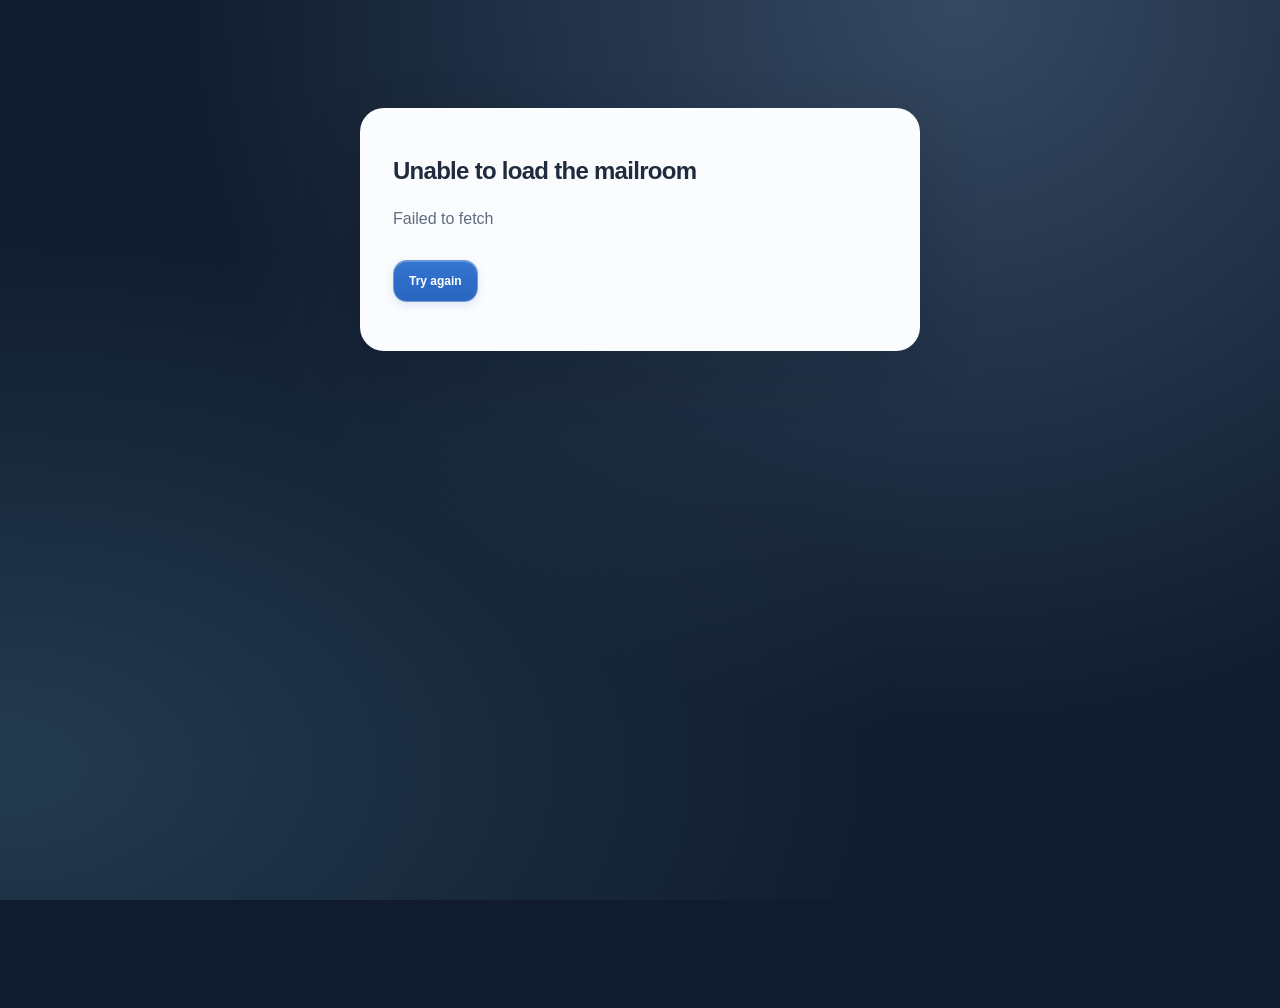
<file: frontend/index.html>
<!doctype html>
<html lang="en">
<head>
  <meta charset="utf-8">
  <meta name="viewport" content="width=device-width, initial-scale=1">
  <meta name="description" content="Shipping verification inbox and document comparison workflow.">
  <title>Inbox · AveriFY</title>
  <link rel="icon" type="image/svg+xml" href="data:image/svg+xml,%3Csvg xmlns='http://www.w3.org/2000/svg' viewBox='0 0 64 64'%3E%3Crect width='64' height='64' rx='15' fill='%2308131d'/%3E%3Cpath d='M13 39h38l-6 10H20z' fill='%2328d7ba'/%3E%3Cpath d='M22 18h20v21H22z' fill='%23f3f5ee'/%3E%3Cpath d='M27 24h10M27 30h10' stroke='%2308131d' stroke-width='3' stroke-linecap='round'/%3E%3C/svg%3E">
  <link rel="stylesheet" href="styles.css?v=9">
  <link rel="stylesheet" href="interface.css?v=4">
  <script src="motion.js?v=1" defer></script>
</head>
<body data-module="inbox">
  <a class="skip-link" href="#mainContent">Skip to content</a>
  <aside class="sidebar" id="sidebar"></aside>
  <div class="app-frame">
    <header class="topbar" id="topbar"></header>
    <main class="module" id="mainContent" tabindex="-1">
      <div class="module-heading queue-heading">
        <div><span class="kicker">Your shipping workspace</span><h1 id="queueTitle">Inbox</h1><p>Every shipment, checked. Every exception, in focus.</p></div>
        <div class="module-actions">
          <a class="secondary-button" href="review.html">Review exceptions <span aria-hidden="true">↗</span></a>
          <button class="primary-button" type="button" id="composeButton"><span aria-hidden="true">+</span> Ingest Email</button>
        </div>
      </div>
      <div class="queue-overview" aria-label="Queue overview" id="queueOverview"></div>
      <div class="mailbox-heading">
        <div class="mailbox-tabs" role="group" aria-label="Inbox filters">
          <button class="active" data-filter="all">All emails</button>
          <button data-filter="bl_comparison">Bill of Lading Comparison</button>
          <button data-filter="si_request">Shipping Instruction Request</button>
          <button data-filter="invoice_query">Invoice Query</button>
          <button data-filter="general">General</button>
          <button data-filter="review">Classification unresolved</button>
          <button data-filter="spam">Spam</button>
        </div>
        <span class="mailbox-count" id="mailboxCount" role="status" aria-live="polite">0 messages</span>
      </div>
      <div class="bulk-bar" id="bulkBar" hidden>
        <span class="bulk-status" id="bulkStatus" role="status" aria-live="polite">0 selected</span>
        <div class="bulk-progress" id="bulkProgress" hidden>
          <div class="progress"><div class="progress-fill" id="bulkProgressFill"></div></div>
        </div>
        <div class="button-row">
          <button class="secondary-button" type="button" id="bulkStop" hidden>Stop</button>
          <button class="secondary-button" type="button" id="bulkClear">Clear selection</button>
          <button class="primary-button" type="button" id="bulkProcess">Process selected</button>
        </div>
      </div>
      <div class="email-table" role="region" aria-label="Shipping email inbox">
        <div class="email-header">
          <span class="row-check"><input type="checkbox" id="selectAll" aria-label="Select all visible emails"></span>
          <span>Sender</span><span>Subject and preview</span><span>Category</span><span>Processing result</span><span>Received</span>
        </div>
        <div id="emailRows"></div>
      </div>
    </main>
  </div>
  <div class="toast" id="toast" role="status" aria-live="polite"></div>

  <dialog class="compose-dialog" id="composeDialog" aria-labelledby="composeTitle">
    <form id="composeForm" novalidate>
      <div class="compose-head">
        <h2 id="composeTitle">Compose email</h2>
        <button type="button" class="icon-button" id="composeClose" aria-label="Close compose form">✕</button>
      </div>
      <div class="compose-body">
        <label class="field">
          <span>Subject</span>
          <input type="text" id="composeSubject" maxlength="300" placeholder="e.g. Shipping Instruction for booking 5AKR-61849" autocomplete="off">
        </label>
        <label class="field">
          <span>Content</span>
          <textarea id="composeContent" rows="7" placeholder="Write or paste the email body…"></textarea>
        </label>
        <div class="field">
          <span id="composeAttachLabel">Attachments</span>
          <label class="file-drop" id="composeDrop" for="composeFiles">
            <input type="file" id="composeFiles" multiple accept=".pdf,.xlsx,.txt,.docx,.docs" aria-labelledby="composeAttachLabel">
            <span class="file-drop-copy"><strong>Drag files here</strong> or <u>browse</u></span>
            <small>PDF, XLSX, TXT or DOCX — up to 10 MB each, 10 files max</small>
          </label>
          <ul class="file-chip-list" id="composeFileList"></ul>
        </div>
        <p class="compose-error" id="composeError" role="alert" hidden></p>
      </div>
      <div class="compose-foot">
        <span class="compose-hint" id="composeHint">Processing can take up to a minute.</span>
        <div class="button-row">
          <button type="button" class="secondary-button" id="composeCancel">Cancel</button>
          <button type="submit" class="primary-button" id="composeSubmit">Create and process</button>
        </div>
      </div>
    </form>
  </dialog>

  <script src="data.js?v=12"></script>
</body>
</html>
</file>
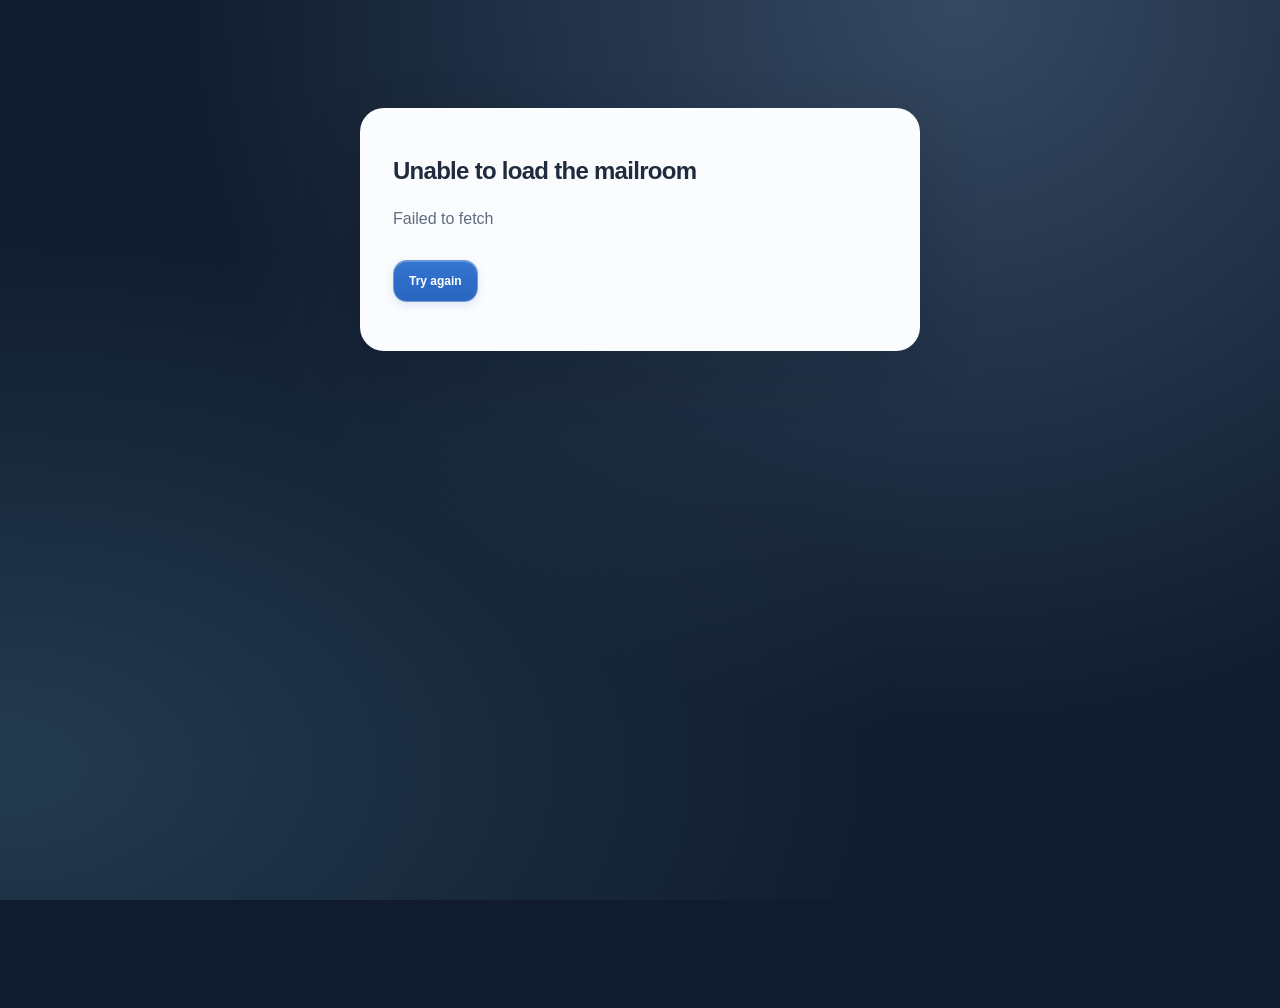
<file: frontend/activity.html>
<!doctype html>
<html lang="en">
<head>
  <meta charset="utf-8"><meta name="viewport" content="width=device-width, initial-scale=1">
  <meta name="description" content="Inspect shipping verification processing stages and operational status.">
  <title>Activity History · AveriFY</title>
  <link rel="icon" type="image/svg+xml" href="data:image/svg+xml,%3Csvg xmlns='http://www.w3.org/2000/svg' viewBox='0 0 64 64'%3E%3Crect width='64' height='64' rx='15' fill='%2308131d'/%3E%3Cpath d='M13 39h38l-6 10H20z' fill='%2328d7ba'/%3E%3Cpath d='M22 18h20v21H22z' fill='%23f3f5ee'/%3E%3Cpath d='M27 24h10M27 30h10' stroke='%2308131d' stroke-width='3' stroke-linecap='round'/%3E%3C/svg%3E">
  <link rel="stylesheet" href="styles.css?v=9">
  <link rel="stylesheet" href="interface.css?v=4">
  <script src="motion.js?v=1" defer></script>
</head>
<body data-module="activity">
  <a class="skip-link" href="#mainContent">Skip to content</a>
  <aside class="sidebar" id="sidebar"></aside>
  <div class="app-frame"><header class="topbar" id="topbar"></header><main class="module" id="mainContent" tabindex="-1">
    <div class="module-heading"><div><span class="kicker">Processing record</span><h1>Activity History</h1><p>Inspect processing stages, exceptions, evidence linking, and reviewer decisions.</p></div><div class="module-actions"><label class="sr-only" for="caseSelect">Select case</label><select class="select-case" id="caseSelect"></select></div></div>
    <div class="activity-grid"><section class="surface"><div class="case-banner"><div><span class="kicker" id="activityCase"></span><h2>Processing timeline</h2></div><span class="pill teal" id="activityStatus">Complete</span></div><div class="timeline" id="timeline"></div></section><aside class="metric-stack" id="activityMetrics"></aside></div>
  </main></div>
  <div class="toast" id="toast" role="status" aria-live="polite"></div>
  <script src="data.js?v=12"></script>
</body>
</html>
</file>
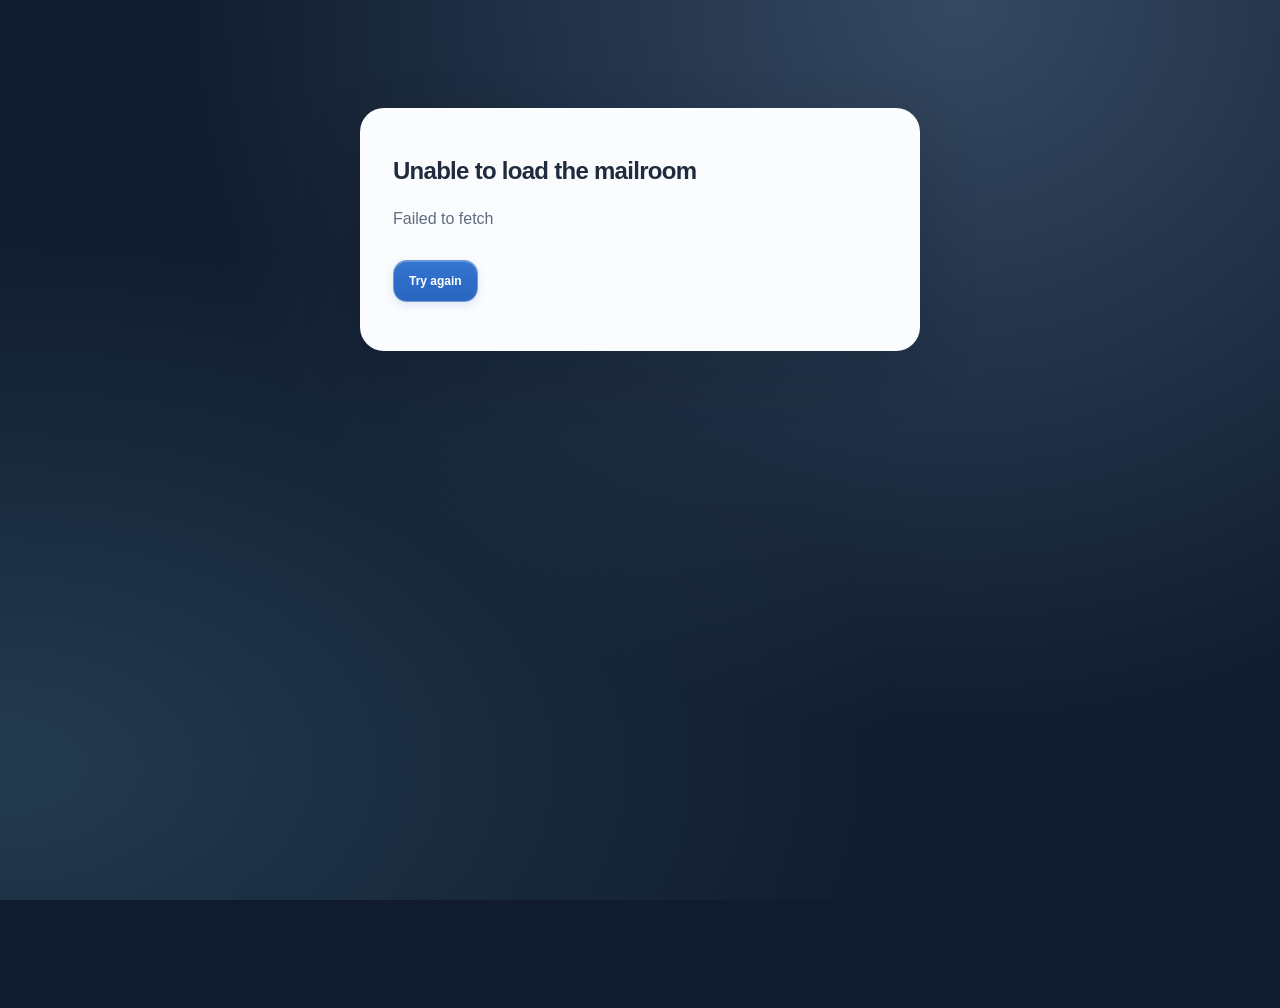
<file: frontend/comparison.html>
<!doctype html>
<html lang="en">
<head>
  <meta charset="utf-8"><meta name="viewport" content="width=device-width, initial-scale=1">
  <meta name="description" content="Compare seven shipping fields across SI and draft BL documents.">
  <title>Document Comparison · AveriFY</title>
  <link rel="icon" type="image/svg+xml" href="data:image/svg+xml,%3Csvg xmlns='http://www.w3.org/2000/svg' viewBox='0 0 64 64'%3E%3Crect width='64' height='64' rx='15' fill='%2308131d'/%3E%3Cpath d='M13 39h38l-6 10H20z' fill='%2328d7ba'/%3E%3Cpath d='M22 18h20v21H22z' fill='%23f3f5ee'/%3E%3Cpath d='M27 24h10M27 30h10' stroke='%2308131d' stroke-width='3' stroke-linecap='round'/%3E%3C/svg%3E">
  <link rel="stylesheet" href="styles.css?v=9">
  <link rel="stylesheet" href="interface.css?v=4">
  <script src="motion.js?v=1" defer></script>
</head>
<body data-module="comparison">
  <a class="skip-link" href="#mainContent">Skip to content</a>
  <aside class="sidebar" id="sidebar"></aside>
  <div class="app-frame"><header class="topbar" id="topbar"></header><main class="module" id="mainContent" tabindex="-1">
    <div class="module-heading"><div><span class="kicker">Document verification</span><h1>Document comparison</h1><p>Review the seven required shipment fields and open the original source when needed.</p></div><div class="module-actions"><a class="secondary-button" id="backToEmail" href="message.html">Back to email</a><label class="sr-only" for="caseSelect">Select comparison case</label><select class="select-case" id="caseSelect"></select></div></div>
    <section class="surface" id="comparisonSurface"></section>
  </main></div>
  <div class="toast" id="toast" role="status" aria-live="polite"></div>
  <script src="data.js?v=12"></script>
</body>
</html>
</file>
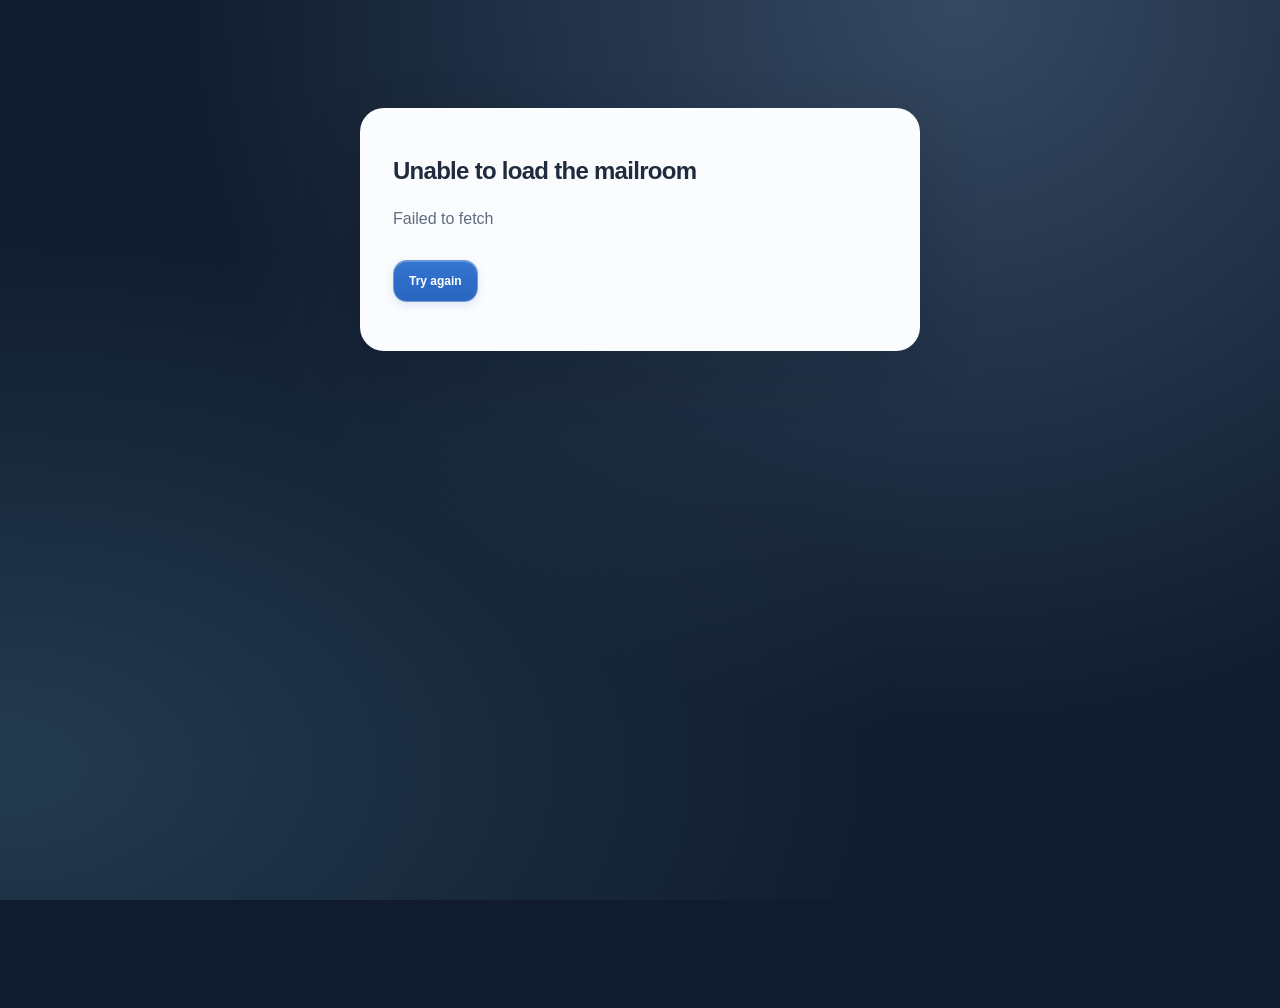
<file: frontend/evidence.html>
<!doctype html>
<html lang="en">
<head>
  <meta charset="utf-8"><meta name="viewport" content="width=device-width, initial-scale=1">
  <meta name="description" content="Inspect original SI and draft BL source evidence side by side.">
  <title>Source Evidence · AveriFY</title>
  <link rel="icon" type="image/svg+xml" href="data:image/svg+xml,%3Csvg xmlns='http://www.w3.org/2000/svg' viewBox='0 0 64 64'%3E%3Crect width='64' height='64' rx='15' fill='%2308131d'/%3E%3Cpath d='M13 39h38l-6 10H20z' fill='%2328d7ba'/%3E%3Cpath d='M22 18h20v21H22z' fill='%23f3f5ee'/%3E%3Cpath d='M27 24h10M27 30h10' stroke='%2308131d' stroke-width='3' stroke-linecap='round'/%3E%3C/svg%3E">
  <link rel="stylesheet" href="styles.css?v=9">
  <link rel="stylesheet" href="interface.css?v=4">
  <script src="motion.js?v=1" defer></script>
</head>
<body data-module="evidence">
  <a class="skip-link" href="#mainContent">Skip to content</a>
  <aside class="sidebar" id="sidebar"></aside>
  <div class="app-frame"><header class="topbar" id="topbar"></header><main class="module" id="mainContent" tabindex="-1">
    <div class="module-heading"><div><span class="kicker">Evidence-backed verification</span><h1>Source evidence</h1><p>Inspect the original Shipping Instruction and Bill of Lading text behind each extracted value.</p></div><div class="module-actions"><a class="secondary-button" id="backToComparison" href="comparison.html">Back to comparison</a></div></div>
    <nav class="field-tabs" id="fieldTabs" aria-label="Shipping fields"></nav>
    <div id="evidenceContent"></div>
  </main></div>
  <div class="toast" id="toast" role="status" aria-live="polite"></div>
  <script src="data.js?v=12"></script>
</body>
</html>
</file>
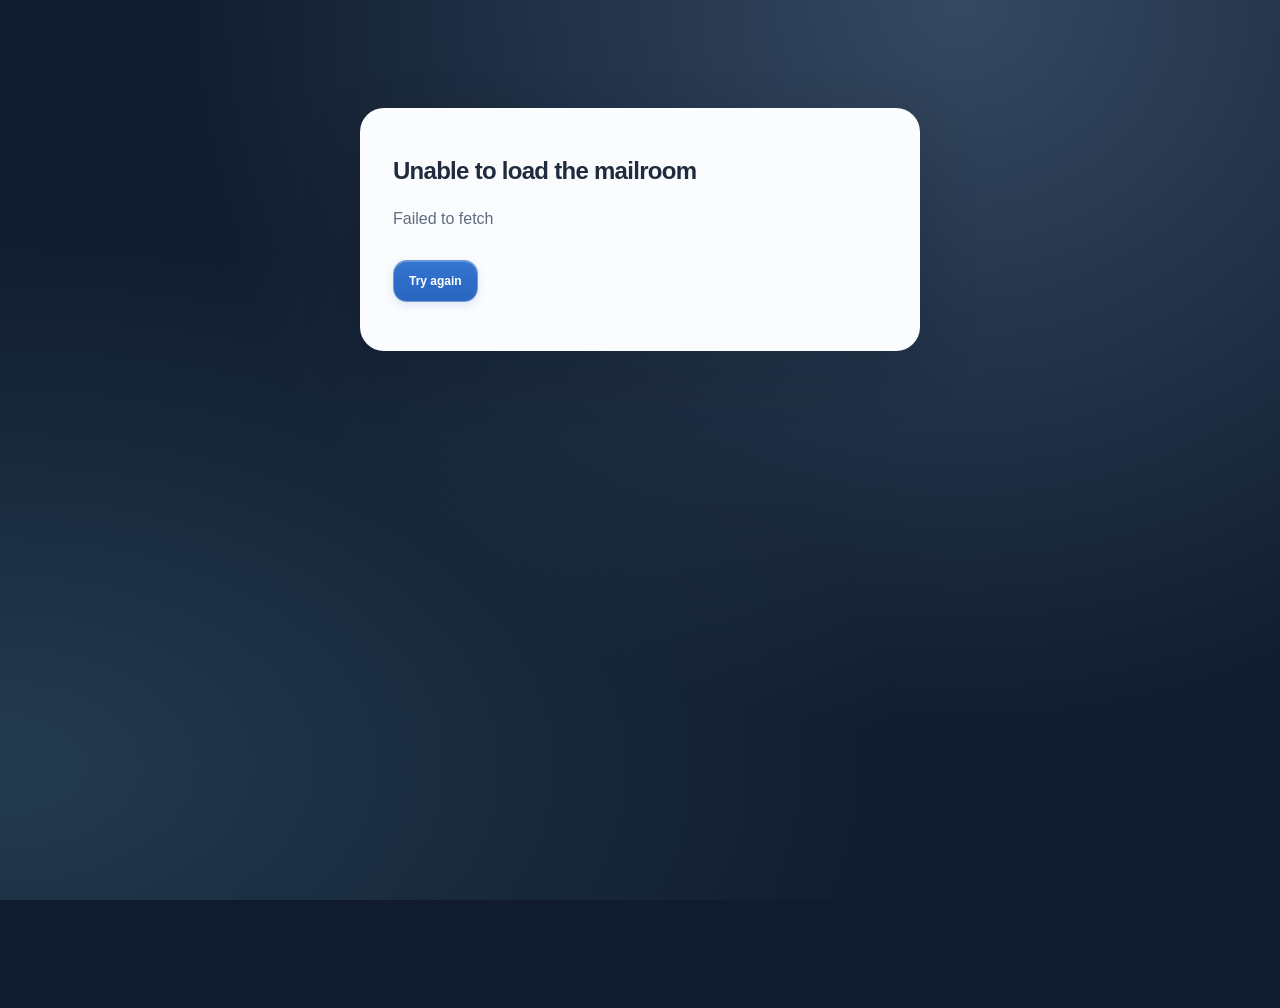
<file: frontend/message.html>
<!doctype html>
<html lang="en">
<head>
  <meta charset="utf-8">
  <meta name="viewport" content="width=device-width, initial-scale=1">
  <meta name="description" content="Read a shipping email and inspect its automated processing result.">
  <title>Email · AveriFY</title>
  <link rel="icon" type="image/svg+xml" href="data:image/svg+xml,%3Csvg xmlns='http://www.w3.org/2000/svg' viewBox='0 0 64 64'%3E%3Crect width='64' height='64' rx='15' fill='%2317243a'/%3E%3Cpath d='M13 39h38l-6 10H20z' fill='%231769d2'/%3E%3Cpath d='M22 18h20v21H22z' fill='%23fff'/%3E%3C/svg%3E">
  <link rel="stylesheet" href="styles.css?v=9">
  <link rel="stylesheet" href="interface.css?v=4">
  <script src="motion.js?v=1" defer></script>
</head>
<body data-module="message">
  <a class="skip-link" href="#messageContent">Skip to content</a>
  <aside class="sidebar" id="sidebar"></aside>
  <div class="app-frame">
    <header class="topbar" id="topbar"></header>
    <main class="module" id="messageContent" tabindex="-1"></main>
  </div>
  <div class="toast" id="toast" role="status" aria-live="polite"></div>
  <script src="data.js?v=12"></script>


</body>
</html>
</file>
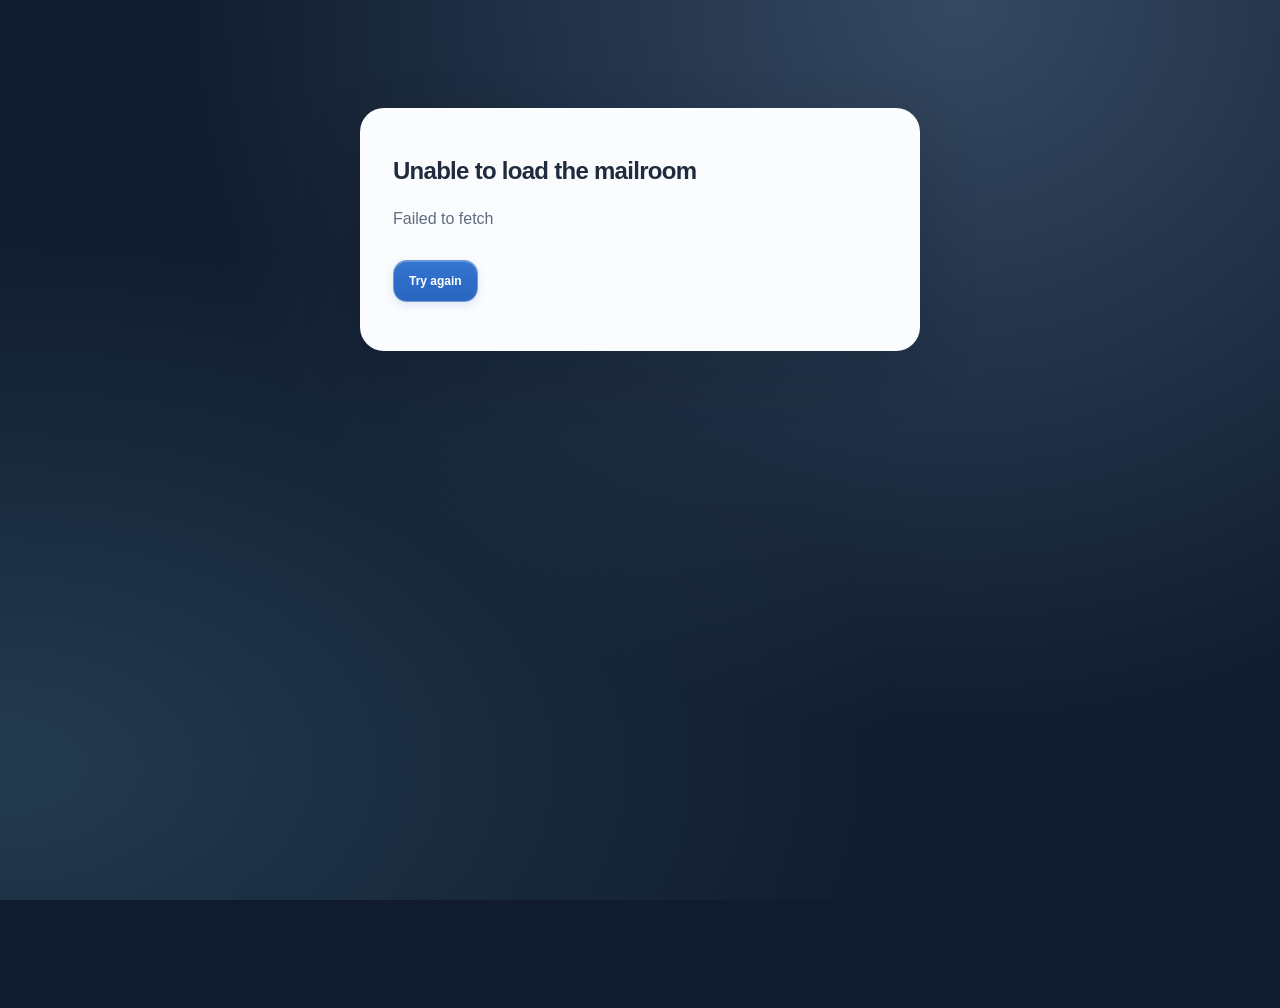
<file: frontend/review.html>
<!doctype html>
<html lang="en">
<head>
  <meta charset="utf-8"><meta name="viewport" content="width=device-width, initial-scale=1">
  <meta name="description" content="Resolve uncertain shipping document extraction cases.">
  <title>Needs Human Review · AveriFY</title>
  <link rel="icon" type="image/svg+xml" href="data:image/svg+xml,%3Csvg xmlns='http://www.w3.org/2000/svg' viewBox='0 0 64 64'%3E%3Crect width='64' height='64' rx='15' fill='%2308131d'/%3E%3Cpath d='M13 39h38l-6 10H20z' fill='%2328d7ba'/%3E%3Cpath d='M22 18h20v21H22z' fill='%23f3f5ee'/%3E%3Cpath d='M27 24h10M27 30h10' stroke='%2308131d' stroke-width='3' stroke-linecap='round'/%3E%3C/svg%3E">
  <link rel="stylesheet" href="styles.css?v=9">
  <link rel="stylesheet" href="interface.css?v=4">
  <script src="motion.js?v=1" defer></script>
</head>
<body data-module="review">
  <a class="skip-link" href="#mainContent">Skip to content</a>
  <aside class="sidebar" id="sidebar"></aside>
  <div class="app-frame"><header class="topbar" id="topbar"></header><main class="module" id="mainContent" tabindex="-1">
    <div class="module-heading"><div><span class="kicker">Human in the loop</span><h1>Needs Human Review</h1><p>Confirm only the values the system could not determine reliably.</p></div><div class="heading-stats"><div><strong id="queueCount">0</strong><span>Awaiting decision</span></div></div></div>
    <div class="review-layout"><section class="surface"><div class="case-banner"><div><span class="kicker">Open cases</span><h2>Needs attention</h2></div></div><div class="queue-list" id="queueList"></div></section><section class="surface" id="reviewDetail"></section></div>
  </main></div>
  <div class="toast" id="toast" role="status" aria-live="polite"></div>
  <script src="data.js?v=12"></script>
</body>
</html>
</file>
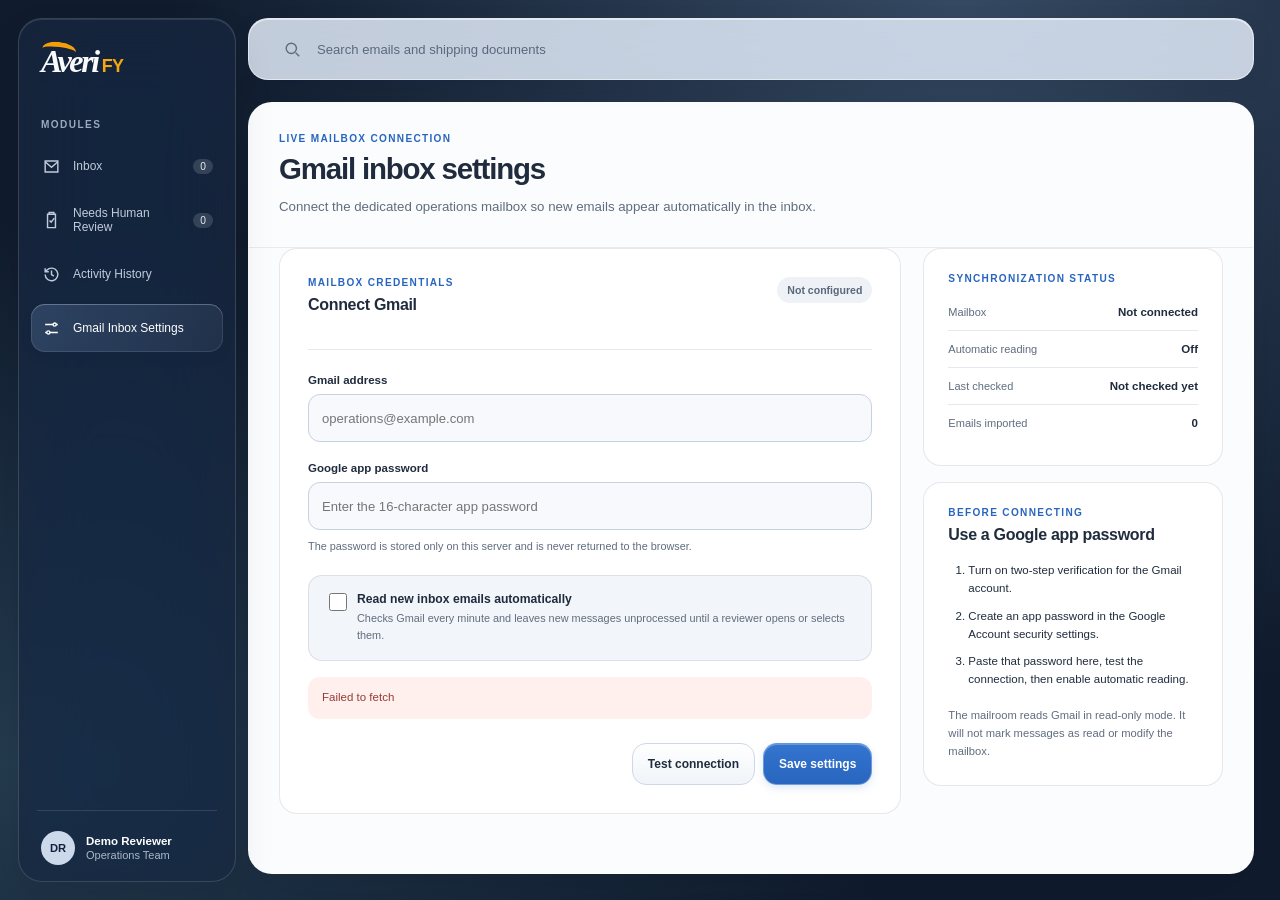
<file: frontend/settings.html>
<!doctype html>
<html lang="en">
<head>
  <meta charset="utf-8">
  <meta name="viewport" content="width=device-width, initial-scale=1">
  <meta name="description" content="Connect a Gmail inbox to AveriFY.">
  <title>Gmail Inbox Settings · AveriFY</title>
  <link rel="icon" type="image/svg+xml" href="data:image/svg+xml,%3Csvg xmlns='http://www.w3.org/2000/svg' viewBox='0 0 64 64'%3E%3Crect width='64' height='64' rx='15' fill='%2308131d'/%3E%3Cpath d='M13 39h38l-6 10H20z' fill='%2328d7ba'/%3E%3Cpath d='M22 18h20v21H22z' fill='%23f3f5ee'/%3E%3Cpath d='M27 24h10M27 30h10' stroke='%2308131d' stroke-width='3' stroke-linecap='round'/%3E%3C/svg%3E">
  <link rel="stylesheet" href="styles.css?v=9">
  <link rel="stylesheet" href="interface.css?v=4">
  <script src="motion.js?v=1" defer></script>
</head>
<body data-module="settings">
  <a class="skip-link" href="#mainContent">Skip to content</a>
  <aside class="sidebar" id="sidebar"></aside>
  <div class="app-frame">
    <header class="topbar" id="topbar"></header>
    <main class="module" id="mainContent" tabindex="-1">
      <div class="module-heading">
        <div><span class="kicker">Live mailbox connection</span><h1>Gmail inbox settings</h1><p>Connect the dedicated operations mailbox so new emails appear automatically in the inbox.</p></div>
      </div>
      <div class="settings-layout">
        <form class="surface settings-card" id="gmailSettingsForm" novalidate>
          <div class="settings-section-heading">
            <div><span class="kicker">Mailbox credentials</span><h2>Connect Gmail</h2></div>
            <span class="connection-badge" id="gmailConnectionBadge">Not configured</span>
          </div>
          <div class="settings-form-grid">
            <label class="settings-field">
              <span>Gmail address</span>
              <input id="gmailAddress" type="email" autocomplete="username" placeholder="operations@example.com" required>
            </label>
            <label class="settings-field">
              <span>Google app password</span>
              <input id="gmailPassword" type="password" autocomplete="new-password" placeholder="Enter the 16-character app password">
              <small id="passwordHint">The password is stored only on this server and is never returned to the browser.</small>
            </label>
            <label class="settings-switch">
              <input id="gmailEnabled" type="checkbox">
              <span><strong>Read new inbox emails automatically</strong><small>Checks Gmail every minute and leaves new messages unprocessed until a reviewer opens or selects them.</small></span>
            </label>
          </div>
          <p class="settings-error" id="gmailSettingsError" role="alert" hidden></p>
          <div class="settings-actions">
            <button class="secondary-button" id="gmailTest" type="button">Test connection</button>
            <button class="primary-button" id="gmailSave" type="submit">Save settings</button>
          </div>
        </form>

        <aside class="settings-side">
          <section class="surface sync-status-card">
            <span class="kicker">Synchronization status</span>
            <dl class="settings-stats">
              <div><dt>Mailbox</dt><dd id="gmailStatusAddress">Not connected</dd></div>
              <div><dt>Automatic reading</dt><dd id="gmailStatusEnabled">Off</dd></div>
              <div><dt>Last checked</dt><dd id="gmailLastPoll">Not checked yet</dd></div>
              <div><dt>Emails imported</dt><dd id="gmailIngestedCount">0</dd></div>
            </dl>
            <div class="sync-message" id="gmailLastError" hidden></div>
          </section>
          <section class="surface setup-help">
            <span class="kicker">Before connecting</span>
            <h2>Use a Google app password</h2>
            <ol>
              <li>Turn on two-step verification for the Gmail account.</li>
              <li>Create an app password in the Google Account security settings.</li>
              <li>Paste that password here, test the connection, then enable automatic reading.</li>
            </ol>
            <p>The mailroom reads Gmail in read-only mode. It will not mark messages as read or modify the mailbox.</p>
          </section>
          <button class="danger-link" id="gmailRemove" type="button" hidden>Remove Gmail connection</button>
        </aside>
      </div>
    </main>
  </div>
  <div class="toast" id="toast" role="status" aria-live="polite"></div>
  <script src="data.js?v=12"></script>
</body>
</html>
</file>
<file: frontend/styles.css>
:root {
  --navy: #17243a;
  --navy-glass: rgba(20, 31, 51, .78);
  --navy-glass-strong: rgba(16, 26, 44, .88);
  --ink: #1a2028;
  --muted: #5c6675;
  --line: rgba(23, 36, 58, .10);
  --line-strong: rgba(23, 36, 58, .18);

  --glass: rgba(255, 255, 255, .5);
  --glass-strong: rgba(255, 255, 255, .68);
  --glass-solid: rgba(255, 255, 255, .86);
  --glass-border: rgba(255, 255, 255, .55);
  --glass-border-soft: rgba(255, 255, 255, .32);
  --glass-hairline: rgba(23, 36, 58, .08);

  --blue: #1769d2;
  --blue-soft: rgba(23, 105, 210, .14);
  --blue-border: rgba(23, 105, 210, .3);
  --green: #0f7a4c;
  --green-soft: rgba(15, 122, 76, .16);
  --orange: #a35516;
  --orange-soft: rgba(196, 120, 20, .18);
  --red: #b3261e;
  --red-soft: rgba(211, 60, 50, .16);
  --purple: #6f42a6;
  --purple-soft: rgba(111, 66, 166, .16);

  --blur: blur(36px) saturate(180%);
  --blur-soft: blur(16px) saturate(160%);
  --blur-strong: blur(44px) saturate(190%);
  --ease: cubic-bezier(.4, 0, .2, 1);

  --shadow-glass: 0 1px 0 rgba(255, 255, 255, .55) inset, 0 10px 34px rgba(23, 36, 58, .10);
  --shadow-float: 0 18px 46px rgba(15, 23, 42, .18);
  --shadow-pop: 0 4px 16px rgba(23, 36, 58, .12);

  font-family: Inter, ui-sans-serif, -apple-system, BlinkMacSystemFont, "Segoe UI", sans-serif;
  color: var(--ink);
  background: #e9edf7;
}
* { box-sizing: border-box; }
body {
  margin: 0; min-width: 320px; min-height: 100vh;
  display: grid; grid-template-columns: 264px minmax(0, 1fr);
  background: transparent;
  scroll-behavior: smooth;
}
body::before {
  content: '';
  position: fixed;
  inset: -10%;
  z-index: -1;
  background:
    radial-gradient(circle at 8% 10%, rgba(112, 168, 255, .55), transparent 42%),
    radial-gradient(circle at 88% 8%, rgba(178, 140, 255, .48), transparent 46%),
    radial-gradient(circle at 15% 90%, rgba(110, 224, 190, .42), transparent 46%),
    radial-gradient(circle at 94% 92%, rgba(255, 189, 120, .4), transparent 46%),
    linear-gradient(160deg, #eef2fb 0%, #e7ecf9 55%, #ece7f6 100%);
}
button, input, select { font: inherit; }
button, a { -webkit-tap-highlight-color: transparent; }
a { color: inherit; }
.sr-only { position: absolute; width: 1px; height: 1px; padding: 0; margin: -1px; overflow: hidden; clip: rect(0,0,0,0); white-space: nowrap; border: 0; }

@keyframes fadeInUp { from { opacity: 0; transform: translateY(8px); } to { opacity: 1; transform: translateY(0); } }
@keyframes pulseDot { 0%, 100% { box-shadow: 0 0 0 3px rgba(35, 166, 103, .22); } 50% { box-shadow: 0 0 0 6px rgba(35, 166, 103, .1); } }

.sidebar {
  position: sticky; inset: 0 auto 0 0; height: calc(100vh - 28px);
  display: flex; flex-direction: column;
  margin: 14px 8px 14px 14px; padding: 18px 10px 14px;
  border-radius: 22px;
  background: var(--navy-glass);
  backdrop-filter: var(--blur); -webkit-backdrop-filter: var(--blur);
  border: 1px solid rgba(255, 255, 255, .14);
  box-shadow: var(--shadow-float);
  color: #eef2f8;
  z-index: 10;
}
.brand { display: flex; align-items: center; min-height: 48px; padding: 0 10px 18px; }
.brand-logo { position: relative; display: inline-flex; align-items: baseline; background: transparent; color: #f8fafc; line-height: 1; user-select: none; }
.brand-logo::before { content: ''; position: absolute; z-index: 0; top: -3px; left: 1px; width: 34px; height: 12px; border-top: 5px solid #f59e0b; border-radius: 50%; transform: rotate(7deg); }
.brand-wordmark { position: relative; z-index: 1; display: inline-flex; align-items: baseline; }
.brand-averi { font-family: Georgia, 'Times New Roman', serif; font-size: 2rem; font-style: italic; font-weight: 700; letter-spacing: -.075em; }
.brand-fy { margin-left: 4px; color: #f7a511; font-size: 1.12rem; font-weight: 800; letter-spacing: -.035em; }
.brand-monogram { position: relative; z-index: 1; display: none; align-items: baseline; }
.brand-monogram > span { font-family: Georgia, 'Times New Roman', serif; font-size: 1.75rem; font-style: italic; font-weight: 700; }
.brand-monogram b { margin-left: 1px; color: #f7a511; font-size: .8rem; }
.nav-label { padding: 5px 12px 8px 16px; color: rgba(255, 255, 255, .42); font-size: .64rem; font-weight: 800; text-transform: uppercase; letter-spacing: .1em; }
.module-nav { display: grid; gap: 3px; padding: 0 2px; }
.module-nav a {
  display: grid; grid-template-columns: 24px 1fr auto; align-items: center; gap: 12px;
  min-height: 40px; padding: 5px 13px; border-radius: 14px;
  color: rgba(255, 255, 255, .72); text-decoration: none; font-size: .78rem; font-weight: 600;
  transition: background .16s var(--ease), color .16s var(--ease), transform .16s var(--ease);
}
.module-nav a:hover { background: rgba(255, 255, 255, .08); color: #fff; transform: translateX(2px); }
.module-nav a.active {
  color: #fff;
  background: linear-gradient(135deg, rgba(120, 170, 255, .35), rgba(178, 140, 255, .28));
  box-shadow: inset 0 0 0 1px rgba(255, 255, 255, .25), 0 4px 14px rgba(23, 36, 58, .25);
}
.module-nav a b { color: rgba(255, 255, 255, .8); font-size: .64rem; font-weight: 800; padding: 2px 7px; border-radius: 999px; background: rgba(255, 255, 255, .14); }
.nav-icon { width: 20px; height: 20px; display: grid; place-items: center; }
.nav-icon svg { width: 19px; height: 19px; }
.sidebar-profile { margin: auto 6px 0 8px; padding: 12px 10px; display: grid; grid-template-columns: 36px 1fr; align-items: center; gap: 9px; border-top: 1px solid rgba(255, 255, 255, .12); }
.profile-avatar { width: 34px; height: 34px; display: grid; place-items: center; border-radius: 50%; color: #12213a; background: linear-gradient(135deg, #8fc0ff, #c6b2ff); font-size: .7rem; font-weight: 800; }
.profile-copy { min-width: 0; }
.profile-copy strong, .profile-copy span { display: block; overflow: hidden; white-space: nowrap; text-overflow: ellipsis; }
.profile-copy strong { font-size: .72rem; color: #fff; }
.profile-copy span { margin-top: 2px; color: rgba(255, 255, 255, .5); font-size: .62rem; }

.app-frame { min-width: 0; }
.topbar {
  height: 66px; display: flex; align-items: center; justify-content: space-between; gap: 20px;
  margin: 14px 18px 14px 0; padding: 9px 18px;
  border-radius: 20px;
  background: var(--glass);
  backdrop-filter: var(--blur); -webkit-backdrop-filter: var(--blur);
  border: 1px solid var(--glass-border);
  box-shadow: var(--shadow-glass);
}
.global-search { width: min(720px, 75%); min-height: 46px; display: grid; grid-template-columns: 24px 1fr; align-items: center; gap: 8px; padding: 0 15px; border-radius: 24px; background: rgba(255, 255, 255, .5); border: 1px solid var(--glass-border-soft); transition: background .18s var(--ease), box-shadow .18s var(--ease); }
.global-search:focus-within { background: rgba(255, 255, 255, .92); box-shadow: var(--shadow-pop); }
.global-search input { width: 100%; border: 0; outline: 0; background: transparent; color: var(--ink); font-size: .88rem; }
.search-icon { color: var(--muted); font-size: 1.25rem; }
.pipeline-state { display: flex; align-items: center; gap: 7px; color: var(--muted); font-size: .7rem; white-space: nowrap; }
.pipeline-state span { width: 8px; height: 8px; border-radius: 50%; background: #23a667; animation: pulseDot 2.4s ease-in-out infinite; }

.module {
  min-height: calc(100vh - 108px); margin: 0 18px 18px 0; overflow: hidden; border-radius: 24px;
  background: var(--glass-strong);
  backdrop-filter: var(--blur); -webkit-backdrop-filter: var(--blur);
  border: 1px solid var(--glass-border);
  box-shadow: var(--shadow-glass);
  animation: fadeInUp .32s var(--ease) both;
}
.module-inner { padding: 0 24px 34px; }
.module-heading { min-height: 76px; display: flex; align-items: center; justify-content: space-between; gap: 18px; padding: 16px 22px; border-bottom: 1px solid var(--glass-hairline); }
.kicker { display: block; margin-bottom: 4px; color: var(--blue); font-size: .61rem; font-weight: 800; text-transform: uppercase; letter-spacing: .09em; }
h1, h2, h3, p { margin-top: 0; }
h1 { margin-bottom: 0; font-size: 1.35rem; line-height: 1.2; letter-spacing: -.025em; }
.module-heading p { margin: 5px 0 0; color: var(--muted); font-size: .75rem; }
.heading-stats { display: flex; gap: 8px; }
.heading-stats div { min-width: 106px; padding: 8px 11px; border: 1px solid var(--glass-border); border-radius: 12px; background: rgba(255, 255, 255, .4); backdrop-filter: var(--blur-soft); transition: transform .16s var(--ease), box-shadow .16s var(--ease); }
.heading-stats div:hover { transform: translateY(-1px); box-shadow: var(--shadow-pop); }
.heading-stats strong, .heading-stats span { display: block; }
.heading-stats strong { font-size: .92rem; }
.heading-stats span { margin-top: 2px; color: var(--muted); font-size: .62rem; }
.module-actions, .button-row { display: flex; align-items: center; gap: 8px; flex-wrap: wrap; }
.select-case { min-height: 36px; max-width: 310px; padding: 7px 32px 7px 10px; border: 1px solid var(--glass-border); border-radius: 18px; color: var(--ink); background: rgba(255, 255, 255, .55); backdrop-filter: var(--blur-soft); font-size: .68rem; transition: border-color .16s var(--ease); }
.primary-button, .secondary-button {
  min-height: 36px; display: inline-flex; align-items: center; justify-content: center; padding: 7px 15px;
  border-radius: 18px; font-size: .7rem; font-weight: 750; text-decoration: none; cursor: pointer;
  transition: background .16s var(--ease), border-color .16s var(--ease), box-shadow .16s var(--ease), transform .12s var(--ease);
}
.primary-button { border: 1px solid rgba(255, 255, 255, .3); color: #fff; background: linear-gradient(135deg, #3183e8, #1461c4); box-shadow: 0 6px 18px rgba(23, 105, 210, .32); }
.secondary-button { border: 1px solid var(--glass-border); color: var(--ink); background: rgba(255, 255, 255, .5); backdrop-filter: var(--blur-soft); }
.primary-button:hover { box-shadow: 0 8px 22px rgba(23, 105, 210, .42); transform: translateY(-1px); }
.primary-button:active { transform: translateY(0) scale(.98); }
.secondary-button:hover { border-color: var(--blue-border); color: var(--blue); background: rgba(255, 255, 255, .75); transform: translateY(-1px); }
.secondary-button:active { transform: translateY(0) scale(.98); }

.mailbox-heading { min-height: 54px; display: flex; align-items: center; justify-content: space-between; gap: 14px; padding: 8px 17px; border-bottom: 1px solid var(--glass-hairline); }
.mailbox-tabs { min-width: 0; display: flex; align-items: center; gap: 4px; overflow-x: auto; scrollbar-width: thin; }
.mailbox-tabs::-webkit-scrollbar { height: 5px; }
.mailbox-tabs::-webkit-scrollbar-thumb { background: var(--line-strong); border-radius: 999px; }
.mailbox-tabs button { min-height: 34px; padding: 6px 12px; border: 0; border-radius: 18px; color: var(--muted); background: transparent; font-size: .72rem; font-weight: 650; cursor: pointer; transition: background .16s var(--ease), color .16s var(--ease); }
.mailbox-tabs button:hover { background: rgba(23, 36, 58, .06); }
.mailbox-tabs button.active { color: #123d72; background: var(--blue-soft); box-shadow: inset 0 0 0 1px var(--blue-border); }
.mailbox-count { color: var(--muted); font-size: .68rem; }
.bulk-bar {
  display: flex; align-items: center; justify-content: space-between; flex-wrap: wrap; gap: 12px;
  margin: 0 16px 12px; padding: 10px 16px; border-radius: 14px;
  background: var(--blue-soft); border: 1px solid var(--blue-border);
  animation: fadeInUp .18s var(--ease) both;
}
.bulk-status { color: #123d72; font-size: .73rem; font-weight: 700; }
.bulk-progress { flex: 1 1 160px; min-width: 120px; }
.progress { height: 6px; border-radius: 999px; background: rgba(23, 105, 210, .18); overflow: hidden; }
.progress-fill { height: 100%; width: 0; background: var(--blue); border-radius: inherit; transition: width .2s var(--ease); }
.email-table { width: 100%; }
.email-header, .email-row { display: grid; grid-template-columns: 24px 34px minmax(135px,.7fr) minmax(220px,1.4fr) minmax(150px,.85fr) minmax(138px,.75fr) 76px; align-items: center; gap: 12px; padding: 0 16px; }
.email-header { min-height: 38px; border-bottom: 1px solid var(--glass-hairline); color: var(--muted); font-size: .61rem; font-weight: 800; text-transform: uppercase; letter-spacing: .07em; }
.email-row { position: relative; width: 100%; min-height: 57px; border: 0; border-bottom: 1px solid var(--glass-hairline); background: rgba(255, 255, 255, .38); text-align: left; transition: background .14s var(--ease), box-shadow .14s var(--ease); }
.email-row:hover { z-index: 2; background: rgba(255, 255, 255, .82); box-shadow: var(--shadow-pop); }
.email-row:has(.row-select:checked) { background: var(--blue-soft); box-shadow: inset 3px 0 var(--blue); }
.email-row.unread { font-weight: 700; }
.row-check { display: grid; place-items: center; position: relative; z-index: 3; }
.row-check input[type="checkbox"] { width: 16px; height: 16px; margin: 0; accent-color: var(--blue); cursor: pointer; }
.email-sender { overflow: hidden; white-space: nowrap; text-overflow: ellipsis; font-size: .76rem; }
.email-subject { overflow: hidden; white-space: nowrap; text-overflow: ellipsis; font-size: .76rem; }
.email-open { position: static; color: inherit; font-weight: inherit; text-decoration: none; }
.email-open::after { content: ''; position: absolute; inset: 0; z-index: 1; }
.email-open:focus-visible::after { outline: 3px solid rgba(23, 105, 210, .5); outline-offset: -2px; border-radius: 8px; }
.email-preview { color: var(--muted); font-weight: 400; }
.email-time { color: var(--muted); font-size: .68rem; text-align: right; }
.pill { width: fit-content; max-width: 100%; display: inline-flex; align-items: center; gap: 6px; padding: 5px 8px; border-radius: 999px; color: #4f5964; background: rgba(23, 36, 58, .06); border: 1px solid transparent; font-size: .63rem; font-weight: 750; white-space: nowrap; }
.pill::before { content: ''; width: 6px; height: 6px; border-radius: 50%; background: currentColor; }
.pill.teal { color: var(--green); background: var(--green-soft); border-color: rgba(15, 122, 76, .22); }
.pill.orange { color: var(--orange); background: var(--orange-soft); border-color: rgba(196, 120, 20, .24); }
.pill.red { color: var(--red); background: var(--red-soft); border-color: rgba(211, 60, 50, .22); }
.pill.blue { color: #245b98; background: var(--blue-soft); border-color: var(--blue-border); }
.pill.purple { color: var(--purple); background: var(--purple-soft); border-color: rgba(111, 66, 166, .24); }
.empty { padding: 50px 24px; color: var(--muted); text-align: center; font-size: .78rem; }
.empty h2 { color: var(--ink); }
.empty .primary-button { margin-top: 12px; }

.message-toolbar { min-height: 50px; display: flex; align-items: center; justify-content: space-between; gap: 10px; padding: 6px 14px; border-bottom: 1px solid var(--glass-hairline); }
.icon-link { min-height: 36px; display: inline-flex; align-items: center; gap: 8px; padding: 6px 10px; border-radius: 18px; color: var(--muted); text-decoration: none; font-size: .7rem; font-weight: 650; transition: background .16s var(--ease), color .16s var(--ease); }
.icon-link:hover { color: var(--ink); background: rgba(23, 36, 58, .06); }
.message-index { color: var(--muted); font-size: .68rem; }
.message-article { padding: 22px 28px 34px; }
.message-subject-line { display: flex; align-items: flex-start; justify-content: space-between; gap: 18px; }
.message-subject-line h1 { max-width: 850px; font-size: 1.22rem; font-weight: 500; line-height: 1.4; }
.category-label { display: inline-block; margin-left: 7px; padding: 3px 8px; border-radius: 6px; color: var(--muted); background: rgba(23, 36, 58, .06); border: 1px solid var(--glass-hairline); font-size: .6rem; vertical-align: middle; }
.sender-line { display: grid; grid-template-columns: 42px minmax(0,1fr) auto; align-items: center; gap: 11px; margin-top: 22px; }
.sender-avatar { width: 40px; height: 40px; display: grid; place-items: center; border-radius: 50%; color: #1c3552; background: linear-gradient(135deg, #cfe0f7, #e4d8fb); font-size: .72rem; font-weight: 800; }
.sender-name { font-size: .75rem; font-weight: 750; }
.sender-address, .sender-recipient, .sender-time { color: var(--muted); font-size: .65rem; }
.sender-recipient { margin-top: 3px; }
.message-body { max-width: 800px; margin: 24px 0 28px 53px; white-space: pre-line; font-size: .79rem; line-height: 1.75; }
.attachment-area { margin-left: 53px; }
.attachment-area h2 { margin: 0 0 10px; font-size: .74rem; }
.attachment-grid { display: grid; grid-template-columns: repeat(2, minmax(220px, 310px)); gap: 10px; }
.attachment-card { min-height: 68px; display: grid; grid-template-columns: 50px 1fr; align-items: center; gap: 10px; padding: 9px; border: 1px solid var(--glass-border); border-radius: 12px; color: var(--ink); background: rgba(255, 255, 255, .5); text-decoration: none; transition: border-color .16s var(--ease), transform .16s var(--ease), box-shadow .16s var(--ease); }
.attachment-card:hover { border-color: var(--blue-border); transform: translateY(-1px); box-shadow: var(--shadow-pop); }
.attachment-thumb { width: 50px; height: 50px; display: grid; place-items: center; border-radius: 8px; color: var(--muted); background: rgba(23, 36, 58, .07); font-size: .58rem; font-weight: 800; }
.attachment-name { display: block; overflow: hidden; white-space: nowrap; text-overflow: ellipsis; font-size: .7rem; font-weight: 700; }
.attachment-type { display: block; margin-top: 4px; color: var(--muted); font-size: .62rem; }
.result-banner { max-width: 760px; margin: 24px 0 0 53px; display: flex; align-items: center; justify-content: space-between; gap: 16px; padding: 14px 18px; border-radius: 14px; border: 1px solid transparent; backdrop-filter: var(--blur-soft); }
.result-banner.match { background: var(--green-soft); border-color: rgba(15, 122, 76, .22); }
.result-banner.mismatch { background: var(--red-soft); border-color: rgba(211, 60, 50, .22); }
.result-banner.review { background: var(--orange-soft); border-color: rgba(196, 120, 20, .24); }
.result-banner.classified { background: var(--blue-soft); border-color: var(--blue-border); }
.result-banner strong { display: block; font-size: .78rem; }
.result-banner p { margin: 4px 0 0; color: var(--muted); font-size: .66rem; line-height: 1.45; }

.surface { margin: 16px 22px 24px; overflow: hidden; border: 1px solid var(--glass-border); border-radius: 16px; background: rgba(255, 255, 255, .55); backdrop-filter: var(--blur-soft); }
.case-banner { display: flex; align-items: flex-start; justify-content: space-between; gap: 18px; padding: 15px 17px; border-bottom: 1px solid var(--glass-hairline); }
.case-banner h2 { margin: 3px 0 5px; font-size: .9rem; }
.case-banner p { margin: 0; color: var(--muted); font-size: .67rem; }
.case-result { flex: none; padding: 7px 10px; border-radius: 10px; font-size: .66rem; font-weight: 800; border: 1px solid transparent; }
.case-result.match { color: var(--green); background: var(--green-soft); border-color: rgba(15, 122, 76, .22); }
.case-result.mismatch { color: var(--red); background: var(--red-soft); border-color: rgba(211, 60, 50, .22); }
.comparison-table { width: 100%; }
.compare-row { display: grid; grid-template-columns: minmax(135px,.8fr) minmax(175px,1.15fr) minmax(175px,1.15fr) 98px; align-items: center; gap: 15px; min-height: 67px; padding: 9px 16px; border-bottom: 1px solid var(--glass-hairline); background: rgba(255, 255, 255, .3); transition: background .14s var(--ease); }
.compare-row.header { min-height: 40px; color: var(--muted); background: rgba(23, 36, 58, .04); font-size: .59rem; font-weight: 800; text-transform: uppercase; letter-spacing: .06em; }
.compare-row.flagged { background: rgba(211, 60, 50, .08); box-shadow: inset 3px 0 var(--red); }
.compare-row.unresolved { background: rgba(217, 133, 37, .1); box-shadow: inset 3px 0 #d98525; }
.field-name { font-size: .73rem; font-weight: 750; }
.field-value strong { display: block; font-size: .72rem; font-weight: 650; }
.field-value a { display: inline-block; margin-top: 5px; color: var(--blue); font-size: .62rem; font-weight: 750; text-decoration: none; }
.surface-foot { min-height: 52px; display: flex; align-items: center; justify-content: space-between; gap: 14px; padding: 9px 16px; color: var(--muted); background: rgba(23, 36, 58, .03); font-size: .64rem; }

.field-tabs { display: flex; gap: 6px; margin: 16px 22px 0; overflow-x: auto; }
.field-tabs::-webkit-scrollbar { height: 5px; }
.field-tabs a { flex: none; padding: 7px 12px; border-radius: 16px; color: var(--muted); background: rgba(23, 36, 58, .06); text-decoration: none; font-size: .63rem; font-weight: 700; transition: background .16s var(--ease), color .16s var(--ease); }
.field-tabs a:hover { background: rgba(23, 36, 58, .1); }
.field-tabs a.active { color: #fff; background: var(--navy-glass-strong); }
.proof-grid { display: grid; grid-template-columns: 1fr 1fr; gap: 14px; margin: 16px 22px 0; }
.proof-card { overflow: hidden; border: 1px solid var(--glass-border); border-radius: 16px; background: rgba(255, 255, 255, .55); backdrop-filter: var(--blur-soft); }
.proof-meta { padding: 13px 15px; border-bottom: 1px solid var(--glass-hairline); }
.doc-type { color: var(--blue); font-size: .59rem; font-weight: 800; text-transform: uppercase; letter-spacing: .08em; }
.proof-meta h2 { margin: 4px 0 3px; font-size: .82rem; }
.proof-meta p { margin: 0; color: var(--muted); font-size: .64rem; }
.document-page { min-height: 330px; margin: 14px; padding: 24px 20px; border: 1px solid #e1e2df; border-radius: 8px; background: #fffef9; color: #50575d; font: 500 .66rem/1.6 ui-monospace, SFMono-Regular, Menlo, monospace; box-shadow: 0 2px 10px rgba(23, 36, 58, .06); }
.fake-line { height: 7px; margin-bottom: 10px; border-radius: 4px; background: #e7e8e3; }
.fake-line.short { width: 57%; }
.source-highlight { margin: 31px -5px; padding: 8px 5px; border: 1px solid #edd875; border-radius: 6px; color: #293137; background: #fff1ac; }
.verification-strip { margin: 14px 22px 24px; display: flex; align-items: center; justify-content: space-between; gap: 14px; padding: 14px 18px; border-radius: 14px; color: #fff; background: var(--navy-glass-strong); backdrop-filter: var(--blur); -webkit-backdrop-filter: var(--blur); border: 1px solid rgba(255, 255, 255, .12); box-shadow: var(--shadow-float); }
.verification-strip small { display: block; margin-bottom: 4px; color: #b9c5d3; font-size: .59rem; font-weight: 800; text-transform: uppercase; }
.verification-strip strong { font-size: .76rem; }
.delta { font-size: .76rem; font-weight: 800; }

.review-layout { display: grid; grid-template-columns: minmax(210px,.55fr) minmax(460px,1.45fr); gap: 14px; padding: 16px 22px 24px; }
.review-layout .surface { margin: 0; }
.queue-list { padding: 7px; }
.queue-item { display: block; width: 100%; padding: 12px 11px; border: 0; border-radius: 10px; color: var(--ink); background: transparent; text-align: left; text-decoration: none; cursor: pointer; transition: background .16s var(--ease); }
.queue-item:hover { background: rgba(23, 36, 58, .06); }
.queue-item.active { background: var(--blue-soft); box-shadow: inset 3px 0 var(--blue); }
.queue-item strong { display: block; margin-bottom: 4px; font-size: .7rem; }
.queue-item span { color: var(--muted); font-size: .61rem; }
.review-detail { padding: 16px; }
.review-alert { padding: 13px 14px; border-radius: 12px; background: var(--orange-soft); border: 1px solid rgba(196, 120, 20, .24); }
.review-alert h2 { margin: 0 0 5px; color: var(--orange); font-size: .79rem; }
.review-alert p { margin: 0; color: #74533d; font-size: .68rem; line-height: 1.5; }
.review-columns { display: grid; grid-template-columns: 1fr 1fr; gap: 11px; margin-top: 12px; }
.evidence-snippet { padding: 13px; border: 1px solid var(--glass-border); border-radius: 12px; background: rgba(255, 255, 255, .5); backdrop-filter: var(--blur-soft); }
.evidence-snippet h3 { margin: 4px 0 2px; font-size: .72rem; }
.evidence-snippet small { color: var(--muted); font-size: .61rem; }
.source-quote { margin-top: 10px; padding: 10px; border-left: 3px solid #e0b23f; border-radius: 0 6px 6px 0; background: #fffef9; font: 500 .65rem/1.5 ui-monospace, SFMono-Regular, Menlo, monospace; }
.review-form { margin-top: 13px; }
.review-fields { display: grid; grid-template-columns: 1fr 1fr; gap: 11px; }
.review-form label { display: block; margin-bottom: 6px; color: var(--muted); font-size: .6rem; font-weight: 800; text-transform: uppercase; letter-spacing: .06em; }
.review-form input { width: 100%; min-height: 38px; padding: 8px 10px; border: 1px solid var(--glass-border); border-radius: 9px; color: var(--ink); background: rgba(255, 255, 255, .7); transition: border-color .16s var(--ease), background .16s var(--ease); }
.review-form input:focus { background: #fff; }
.review-form .button-row { margin-top: 12px; }

.activity-grid { display: grid; grid-template-columns: minmax(0,1.35fr) minmax(220px,.55fr); gap: 14px; padding: 16px 22px 24px; }
.activity-grid .surface { margin: 0; }
.timeline { padding: 7px 19px 17px; }
.timeline-item { position: relative; min-height: 57px; padding: 12px 0 7px 32px; }
.timeline-item::before { content: ''; position: absolute; left: 9px; top: 0; bottom: 0; width: 1px; background: var(--line-strong); }
.timeline-item:first-child::before { top: 18px; }
.timeline-item:last-child::before { bottom: calc(100% - 19px); }
.timeline-item i { position: absolute; left: 4px; top: 17px; width: 11px; height: 11px; border: 2px solid #fff; border-radius: 50%; background: var(--green); box-shadow: 0 0 0 2px rgba(15, 122, 76, .28); }
.timeline-item.warning i { background: #d27a1e; box-shadow: 0 0 0 2px rgba(210, 122, 30, .28); }
.timeline-item strong { display: block; font-size: .7rem; }
.timeline-item span { color: var(--muted); font-size: .62rem; }
.metric-stack { display: grid; align-content: start; gap: 10px; }
.metric-card { padding: 14px; border: 1px solid var(--glass-border); border-radius: 14px; background: rgba(255, 255, 255, .5); backdrop-filter: var(--blur-soft); transition: transform .16s var(--ease), box-shadow .16s var(--ease); }
.metric-card:hover { transform: translateY(-1px); box-shadow: var(--shadow-pop); }
.metric-card span, .metric-card strong, .metric-card small { display: block; }
.metric-card span { color: var(--muted); font-size: .62rem; }
.metric-card strong { margin-top: 5px; font-size: 1rem; }
.metric-card small { margin-top: 3px; color: var(--green); font-size: .6rem; }

.compose-dialog {
  width: min(560px, calc(100vw - 32px)); max-height: min(680px, calc(100vh - 64px)); padding: 0;
  border: 1px solid var(--glass-border); border-radius: 22px; color: var(--ink);
  background: var(--glass-solid); backdrop-filter: var(--blur); -webkit-backdrop-filter: var(--blur);
  box-shadow: var(--shadow-float); animation: fadeInUp .2s var(--ease) both;
}
.compose-dialog::backdrop { background: rgba(11, 18, 30, .45); backdrop-filter: blur(2px); }
.compose-dialog[open] { display: flex; flex-direction: column; }
.compose-head { display: flex; align-items: center; justify-content: space-between; gap: 12px; padding: 18px 20px; border-bottom: 1px solid var(--glass-hairline); }
.compose-head h2 { font-size: 1rem; }
.icon-button { width: 32px; height: 32px; flex: none; display: grid; place-items: center; border: 0; border-radius: 50%; color: var(--muted); background: transparent; cursor: pointer; font-size: .8rem; transition: background .14s var(--ease), color .14s var(--ease); }
.icon-button:hover { color: var(--ink); background: rgba(23, 36, 58, .08); }
.compose-body { padding: 18px 20px; overflow-y: auto; display: grid; gap: 14px; }
.field { display: grid; gap: 6px; font-size: .68rem; font-weight: 750; color: var(--muted); text-transform: uppercase; letter-spacing: .05em; }
.field input[type="text"], .field textarea {
  width: 100%; padding: 10px 12px; border: 1px solid var(--glass-border); border-radius: 10px;
  color: var(--ink); background: rgba(255, 255, 255, .7); font-size: .82rem; font-weight: 400;
  text-transform: none; letter-spacing: normal; font-family: inherit; resize: vertical;
  transition: border-color .16s var(--ease), background .16s var(--ease);
}
.field input[type="text"]:focus, .field textarea:focus { background: #fff; }
.file-drop {
  display: grid; place-items: center; gap: 3px; padding: 20px 14px; border: 1.5px dashed var(--line-strong);
  border-radius: 12px; text-align: center; color: var(--muted); cursor: pointer; transition: border-color .16s var(--ease), background .16s var(--ease);
}
.file-drop:hover, .file-drop.dragover { border-color: var(--blue); background: var(--blue-soft); }
.file-drop-copy { font-size: .75rem; font-weight: 500; color: var(--ink); text-transform: none; letter-spacing: normal; }
.file-drop small { font-size: .62rem; text-transform: none; letter-spacing: normal; }
.file-drop input[type="file"] { position: absolute; width: 1px; height: 1px; overflow: hidden; opacity: 0; }
.file-chip-list { display: grid; gap: 6px; margin: 10px 0 0; padding: 0; list-style: none; }
.file-chip {
  display: grid; grid-template-columns: 1fr auto auto; align-items: center; gap: 10px;
  padding: 8px 10px; border: 1px solid var(--glass-hairline); border-radius: 9px; background: rgba(255, 255, 255, .5);
}
.file-chip-name { overflow: hidden; white-space: nowrap; text-overflow: ellipsis; font-size: .72rem; font-weight: 600; color: var(--ink); text-transform: none; letter-spacing: normal; }
.file-chip-size { color: var(--muted); font-size: .62rem; text-transform: none; letter-spacing: normal; }
.file-chip-remove { width: 22px; height: 22px; flex: none; display: grid; place-items: center; border: 0; border-radius: 50%; color: var(--muted); background: transparent; cursor: pointer; font-size: .65rem; }
.file-chip-remove:hover { color: var(--red); background: var(--red-soft); }
.compose-error { margin: 0; padding: 10px 12px; border-radius: 10px; color: var(--red); background: var(--red-soft); border: 1px solid rgba(211, 60, 50, .22); font-size: .72rem; font-weight: 600; }
.compose-foot { display: flex; align-items: center; justify-content: space-between; gap: 12px; flex-wrap: wrap; padding: 14px 20px; border-top: 1px solid var(--glass-hairline); }
.compose-hint { color: var(--muted); font-size: .65rem; }

.toast { position: fixed; left: calc(50% + 123px); bottom: 22px; transform: translate(-50%, 100px); z-index: 30; padding: 10px 16px; border-radius: 20px; color: #fff; background: var(--navy-glass-strong); backdrop-filter: var(--blur); -webkit-backdrop-filter: var(--blur); border: 1px solid rgba(255, 255, 255, .14); font-size: .71rem; box-shadow: var(--shadow-float); transition: transform .22s var(--ease); }
.toast.show { transform: translate(-50%, 0); }
input:focus, select:focus, textarea:focus, .icon-button:focus-visible, .file-chip-remove:focus-visible { outline: 3px solid rgba(23, 105, 210, .28); border-color: var(--blue) !important; }
[disabled] { opacity: .55; cursor: not-allowed !important; }

@media (max-width: 980px) {
  body { grid-template-columns: 224px minmax(0,1fr); }
  .module-nav a { padding-left: 13px; }
  .email-header { display: none; }
  .email-row { min-height: 96px; grid-template-columns: 20px 22px minmax(0,1fr) minmax(138px,auto); gap: 7px; padding-block: 10px; }
  .row-check { grid-column: 1; grid-row: 1 / 3; }
  .row-avatar { grid-column: 2; grid-row: 1 / 3; }
  .email-row .email-sender { grid-column: 3; }
  .email-row .email-subject { grid-column: 3; }
  .email-row .email-category { grid-column: 4; grid-row: 1; max-width: 138px; white-space: normal; line-height: 1.25; }
  .email-row .email-result { grid-column: 4; grid-row: 2; max-width: 138px; white-space: normal; line-height: 1.25; }
  .email-row .email-time { grid-column: 4; grid-row: 3; }
  .proof-grid, .review-columns { grid-template-columns: 1fr; }
  .toast { left: calc(50% + 105px); }
}
@media (max-width: 760px) {
  body { grid-template-columns: 184px minmax(0,1fr); }
  .sidebar { margin: 10px 4px 10px 8px; padding: 14px 6px 10px; }
  .brand { padding-inline: 6px 4px; }
  .brand-averi { font-size: 1.72rem; }
  .brand-fy { font-size: .96rem; }
  .module-nav a { padding-left: 9px; gap: 9px; font-size: .7rem; }
  .module-nav a b { font-size: .61rem; }
  .sidebar-profile { margin-left: 2px; padding-inline: 6px; grid-template-columns: 32px 1fr; gap: 7px; }
  .profile-avatar { width: 31px; height: 31px; }
  .topbar { margin: 10px 10px 10px 0; padding-right: 10px; }
  .global-search { width: 100%; }
  .pipeline-state { display: none; }
  .module { margin-right: 10px; }
  .mailbox-heading { align-items: flex-start; flex-direction: column; }
  .message-article { padding: 18px; }
  .message-body, .attachment-area, .result-banner { margin-left: 0; }
  .attachment-grid { grid-template-columns: 1fr; }
  .result-banner { align-items: flex-start; flex-direction: column; }
  .module-heading { align-items: flex-start; flex-direction: column; }
  .module-actions { width: 100%; }
  .module-actions > * { flex: 1 1 auto; justify-content: center; }
  .select-case { width: 100%; max-width: none; }
  .surface { margin-inline: 12px; }
  .bulk-bar { margin-inline: 12px; flex-direction: column; align-items: stretch; }
  .bulk-bar .button-row { justify-content: stretch; }
  .bulk-bar .button-row > * { flex: 1 1 auto; }
  .compose-dialog { width: 100vw; max-height: 100dvh; max-width: 100vw; height: 100dvh; border-radius: 0; margin: 0; inset: 0; }
  .compose-foot { flex-direction: column; align-items: stretch; }
  .compose-foot .button-row { justify-content: stretch; }
  .compose-foot .button-row > * { flex: 1 1 auto; }
  .compare-row.header { display: none; }
  .compare-row { grid-template-columns: 1fr auto; gap: 9px; padding-block: 13px; }
  .compare-row .field-name { grid-column: 1; }
  .compare-row .pill { grid-column: 2; grid-row: 1; }
  .compare-row .field-value { grid-column: 1 / 3; padding-top: 7px; border-top: 1px dashed var(--line); }
  .compare-row .field-value:nth-child(2)::before { content: 'SHIPPING INSTRUCTION'; }
  .compare-row .field-value:nth-child(3)::before { content: 'DRAFT BILL OF LADING'; }
  .compare-row .field-value::before { display: block; margin-bottom: 3px; color: var(--muted); font-size: .55rem; font-weight: 800; letter-spacing: .06em; }
  .proof-grid, .review-layout, .activity-grid, .review-fields { grid-template-columns: 1fr; }
  .proof-grid { margin-inline: 12px; }
  .field-tabs { margin-inline: 12px; }
  .verification-strip { margin-inline: 12px; align-items: flex-start; flex-direction: column; }
  .review-layout, .activity-grid { padding-inline: 12px; }
  .surface-foot { align-items: flex-start; flex-direction: column; }
  .toast { left: calc(50% + 95px); }
}
@media (max-width: 520px) {
  body { grid-template-columns: 64px minmax(0,1fr); }
  .sidebar { margin: 8px 2px 8px 6px; padding: 12px 4px 8px; }
  .brand { justify-content: center; padding-inline: 2px; }
  .brand-wordmark, .nav-label, .module-nav a > span:nth-child(2), .module-nav a b, .profile-copy { display: none; }
  .brand-monogram { display: inline-flex; }
  .brand-logo::before { top: -2px; left: 0; width: 22px; height: 9px; border-top-width: 4px; }
  .module-nav a { grid-template-columns: 1fr; justify-items: center; padding: 7px 4px; }
  .sidebar-profile { grid-template-columns: 1fr; justify-items: center; margin-inline: 0; padding-inline: 4px; }
  .email-row { grid-template-columns: 20px 22px minmax(0,1fr); min-height: 126px; }
  .row-check { grid-row: 1 / 5; }
  .row-avatar { grid-row: 1 / 5; }
  .email-row .email-sender, .email-row .email-subject, .email-row .email-category, .email-row .email-result { grid-column: 3; }
  .email-row .email-category { grid-row: 3; }
  .email-row .email-result { grid-row: 4; }
  .email-row .email-time { grid-column: 3; grid-row: 1; justify-self: end; }
  .toast { left: calc(50% + 34px); }
}

/* Accessibility: glassmorphism has real usability costs (NN/g), so users
   who ask for less transparency, more contrast, or less motion get a
   flattened, static, high-contrast fallback instead of being ignored. */
@media (prefers-reduced-transparency: reduce) {
  .sidebar, .topbar, .module, .surface, .proof-card, .attachment-card, .metric-card,
  .evidence-snippet, .heading-stats div, .verification-strip, .toast, .global-search,
  .select-case, .secondary-button, .mailbox-tabs button.active, .result-banner, .compose-dialog {
    backdrop-filter: none !important; -webkit-backdrop-filter: none !important;
  }
  body::before { opacity: .4; }
  .sidebar, .verification-strip, .toast { background: var(--navy) !important; }
  .topbar, .module, .surface, .proof-card, .attachment-card, .metric-card,
  .evidence-snippet, .heading-stats div, .global-search, .select-case, .secondary-button {
    background: #ffffff !important;
  }
  .email-row, .compare-row, .compose-dialog { background: #ffffff !important; }
}
@media (prefers-contrast: more) {
  :root { --line: rgba(20, 26, 38, .4); --glass-border: rgba(20, 26, 38, .45); --muted: #3d4552; }
  .module, .surface, .sidebar, .proof-card, .attachment-card, .metric-card, .evidence-snippet, .compose-dialog, .file-chip, .file-drop { border-width: 1.5px; }
}
@media (prefers-reduced-motion: reduce) {
  .pipeline-state span, .module { animation: none; }
  .email-row, .heading-stats div, .attachment-card, .metric-card, .module-nav a,
  .primary-button, .secondary-button, .toast, .bulk-bar, .compose-dialog, .progress-fill {
    transition-duration: .001ms !important; animation-duration: .001ms !important;
  }
}
</file>
<file: frontend/interface.css>
/* Product layer: opaque reading surfaces, translucent controls, shared motion. */
:root {
  --navy: #111e31;
  --navy-glass: rgb(25 40 61 / 72%);
  --ink: #202c3d;
  --muted: #606d7e;
  --blue: #2865bf;
  --blue-soft: #e8effb;
  --blue-border: #b9ccef;
  --glass: rgb(255 255 255 / 72%);
  --glass-border: rgb(255 255 255 / 55%);
  --surface: #fbfcfe;
  --surface-secondary: #f2f5f9;
  --radius-panel: 24px;
  --radius-control: 14px;
  --spring: cubic-bezier(.22, 1, .36, 1);
  --shadow-glass: inset 0 1px 0 rgb(255 255 255 / 55%), 0 8px 24px rgb(5 15 32 / 8%);
  font-family: -apple-system, BlinkMacSystemFont, 'Segoe UI', sans-serif;
  background: #101c2e;
}
html { scroll-behavior: smooth; scroll-padding-top: 100px; }
body { grid-template-columns: 248px minmax(0, 1fr); }
body::before { inset: 0; background: radial-gradient(ellipse at 75% 0%, #354962 0%, transparent 58%), radial-gradient(ellipse at 0% 85%, #243b4f 0%, transparent 50%), #101c2e; }
.sidebar { top: 18px; height: calc(100dvh - 36px); margin: 18px 12px 18px 18px; padding: 24px 10px 12px; border-radius: var(--radius-panel); box-shadow: inset 0 1px 0 rgb(255 255 255 / 10%), 0 20px 40px rgb(0 0 0 / 10%); }
.brand { padding: 2px 12px 30px; }
.profile-copy span { color: #abb9ca; font-size: .69rem; }
.nav-label { color: #9baabe; font-size: .63rem; font-weight: 600; letter-spacing: .14em; padding: 12px 12px; }
.module-nav { gap: 6px; }
.module-nav a { min-height: 48px; gap: 8px; padding: 10px; font-size: .75rem; font-weight: 500; color: #c1ccdb; transition: background 240ms, color 240ms, transform 380ms var(--spring); }
.module-nav a.active { background: linear-gradient(120deg, #9ac5ff30, #d6e6ff10); box-shadow: inset 0 1px 0 #ffffff30, inset 0 0 0 1px #c9ddff20, 0 6px 14px #0000000a; }
.module-nav a b { font-weight: 500; color: #e2ebf7; }
.sidebar-profile { padding: 20px 4px 4px; margin-inline: 8px; }
.profile-avatar { background: #cbd9eb; font-weight: 600; }
.topbar { position: sticky; top: 18px; z-index: 9; height: 62px; margin: 18px 26px 22px 0; padding: 8px 18px; background: rgb(231 240 252 / 83%); border-radius: 20px; }
.global-search { width: min(660px, 76%); background: transparent; border-color: transparent; border-radius: 12px; }
.global-search input { font-size: .82rem; }
.global-search input::placeholder { color: #5b697c; }
.search-icon svg { width: 19px; height: 19px; display: block; }
.pipeline-state { color: #405469; font-size: .7rem; }
.pipeline-state span { animation: none; background: #25825a; box-shadow: 0 0 0 4px #25825a12; }
.module { margin: 0 26px 26px 0; min-height: calc(100dvh - 128px); border: 1px solid #ffffff36; border-radius: var(--radius-panel); background: var(--surface); backdrop-filter: none; -webkit-backdrop-filter: none; box-shadow: 0 20px 60px #030c1926; animation: materialize 480ms var(--spring) both; }
.module-heading { padding: 30px; gap: 24px; min-height: 132px; }
h1 { font-size: clamp(1.5rem, 2.3vw, 2rem); font-weight: 600; letter-spacing: -.04em; line-height: 1.18; text-wrap: balance; }
.module-heading h1 { max-width: 700px; }
.module-heading p { font-size: .83rem; line-height: 1.6; max-width: 640px; margin-top: 9px; }
.kicker { font-size: .63rem; font-weight: 600; letter-spacing: .13em; margin-bottom: 8px; }
.queue-heading { border-bottom: 0; padding-bottom: 22px; }
.queue-overview { display: grid; grid-template-columns: repeat(3, 1fr); margin: 0 30px 26px; border: 1px solid var(--line); border-radius: 18px; background: var(--surface-secondary); }
.overview-item { padding: 18px 22px; text-decoration: none; }
.overview-item + .overview-item { border-left: 1px solid var(--line); }
.overview-item span { display: block; font-size: .73rem; color: var(--muted); }
.overview-item strong { display: block; margin-top: 8px; font-size: 1.65rem; font-weight: 500; letter-spacing: -.045em; font-variant-numeric: tabular-nums; }
.overview-item:hover { background: var(--blue-soft); }
.overview-item-static:hover { background: transparent; }
.overview-item:first-child { border-radius: 18px 0 0 18px; }
.overview-item:last-child { border-radius: 0 18px 18px 0; }
.mailbox-heading { margin: 0 20px 14px; padding: 6px; min-height: 54px; background: #edf1f6; border: 1px solid #dce3ed; border-radius: 17px; }
.mailbox-tabs { gap: 2px; }
.mailbox-tabs button { position: relative; white-space: nowrap; font-size: .7rem; min-height: 40px; padding: 8px 11px; border-radius: 12px; }
.mailbox-tabs button + button::before {
  content: "";
  position: absolute;
  top: 10px;
  bottom: 10px;
  left: -1px;
  width: 1px;
  border-radius: 999px;
  background: #cbd5e1;
  opacity: .9;
  pointer-events: none;
}
.mailbox-tabs button:focus-visible { outline: 2px solid #6c99d6; outline-offset: 1px; }
.mailbox-tabs button.active { background: var(--glass); color: #235393; box-shadow: inset 0 1px 0 #fff, 0 2px 6px #213a6312; }
.mailbox-count { padding: 0 10px; white-space: nowrap; font-size: .7rem; }
.email-header, .email-row { grid-template-columns: 22px 32px minmax(110px,.8fr) minmax(170px,1.5fr) minmax(110px,.85fr) minmax(100px,.8fr) 65px; gap: 14px; padding-inline: 26px; }
.email-header { min-height: 40px; font-weight: 600; font-size: .6rem; background: #f6f8fb; }
.email-row { min-height: 86px; color: var(--ink); background: var(--surface); }
.email-row:hover { background: #edf3fc; box-shadow: inset 3px 0 #739bd5; }
.email-row:has(.row-select:checked) { background: var(--blue-soft); box-shadow: inset 3px 0 var(--blue); }
.email-row.unread { font-weight: 500; }
.row-avatar { width: 32px; height: 32px; display: grid; place-items: center; color: #516886; background: #eaf0f8; border-radius: 11px; font-size: .64rem; font-weight: 600; }
.email-sender { font-size: .75rem; font-weight: 500; }
.email-subject { font-size: .79rem; font-weight: 550; line-height: 1.5; }
.email-preview { display: block; margin-top: 3px; font-size: .72rem; overflow: hidden; text-overflow: ellipsis; }
.pill { font-size: .64rem; font-weight: 500; line-height: 1.35; padding: 5px 9px; white-space: normal; border-color: transparent !important; }
.pill::before { flex: 0 0 5px; width: 5px; height: 5px; }
.email-category { background: transparent !important; padding-left: 0; color: var(--muted) !important; }
.email-category::before { display: none; }
.email-time { font-size: .66rem; }
.surface, .proof-card, .metric-card, .evidence-snippet, .heading-stats div { background: #fff; border: 1px solid var(--line); backdrop-filter: none; -webkit-backdrop-filter: none; box-shadow: none; border-radius: 18px; }
.surface { margin: 24px 30px 30px; }
.case-banner { padding: 22px; }
.case-banner > div { min-width: 0; }
.case-banner h2 { font-size: .98rem; font-weight: 600; line-height: 1.5; overflow-wrap: anywhere; }
.case-banner p { font-size: .75rem; line-height: 1.6; overflow-wrap: anywhere; }
.case-result { font-weight: 600; line-height: 1.5; }
.compare-row { padding: 18px 22px; min-height: 90px; background: #fff; grid-template-columns: minmax(100px,.7fr) minmax(0,1.2fr) minmax(0,1.2fr) 92px; }
.compare-row.header { min-height: 44px; padding-block: 10px; font-weight: 600; }
.field-value strong { font-size: .78rem; font-weight: 500; line-height: 1.6; overflow-wrap: anywhere; }
.field-name { font-size: .77rem; font-weight: 600; }
.field-value a { font-size: .7rem; font-weight: 500; line-height: 1.6; }
.field-value a:hover { text-decoration: underline; }
.surface-foot { padding: 16px 22px; font-size: .72rem; }
.primary-button, .secondary-button { gap: 7px; }
.primary-button, .secondary-button, .select-case { min-height: 42px; border-radius: var(--radius-control); font-size: .75rem; font-weight: 550; }
.primary-button { background: linear-gradient(#3475cf, #2865bf); box-shadow: inset 0 1px 0 #ffffff40, 0 3px 8px #2865bf26; }
.secondary-button, .select-case { background: linear-gradient(#ffffffbd, #eaf0f7b3); border-color: #cdd7e6; backdrop-filter: blur(16px); -webkit-backdrop-filter: blur(16px); box-shadow: inset 0 1px 0 #fff; }
.select-case { max-width: 260px; }
button, a, select { touch-action: manipulation; }
button:disabled { opacity: .55; cursor: wait; transform: none; }
.primary-button, .secondary-button, .attachment-card, .mailbox-tabs button, .field-tabs a { transition: transform 380ms var(--spring), background 200ms, box-shadow 200ms, color 200ms; }
button:not(:disabled):active, .secondary-button:active, .attachment-card:active, .module-nav a:active { transform: scale(.975); }
:focus-visible { outline: 3px solid #568cdb; outline-offset: 3px; }
.global-search:focus-within { outline: 2px solid #568cdb; outline-offset: 1px; }
.global-search input:focus { outline: none; }
.message-toolbar { min-height: 66px; padding-inline: 22px; background: var(--surface-secondary); }
.message-article { padding: 30px 38px 42px; }
.message-subject-line h1 { font-size: clamp(1.3rem, 2vw, 1.8rem); font-weight: 550; overflow-wrap: anywhere; }
.category-label { font-size: .66rem; line-height: 1.6; }
.sender-line { margin-top: 28px; }
.sender-name { font-size: .8rem; overflow-wrap: anywhere; }
.sender-recipient, .sender-time { font-size: .72rem; line-height: 1.5; }
.message-body { margin-top: 30px; font-size: .9rem; line-height: 1.85; overflow-wrap: anywhere; }
.attachment-card { background: var(--surface-secondary); border-color: var(--line); min-height: 82px; border-radius: 14px; }
.attachment-card > span:last-child { min-width: 0; }
.attachment-name { font-size: .76rem; }
.attachment-area h2 { font-size: .8rem; font-weight: 600; }
.result-banner { backdrop-filter: none; padding: 20px; border-radius: 18px; }
.result-banner strong { font-size: .85rem; }
.result-banner p { font-size: .76rem; line-height: 1.6; }
.result-banner a { flex-shrink: 0; }
.field-tabs { margin: 24px 30px 0; padding: 6px; background: var(--surface-secondary); border: 1px solid var(--line); border-radius: 16px; }
.field-tabs a { min-height: 40px; display: flex; align-items: center; border-radius: 11px; background: transparent; font-size: .74rem; font-weight: 500; }
.field-tabs a.active { color: #235393; background: #fff; box-shadow: var(--shadow-glass); }
.proof-grid { margin: 24px 30px 0; gap: 20px; }
.proof-meta { padding: 22px; }
.proof-meta h2 { font-size: .9rem; line-height: 1.5; overflow-wrap: anywhere; }
.proof-meta p { font-size: .75rem; line-height: 1.6; overflow-wrap: anywhere; }
.doc-type { font-weight: 600; font-size: .65rem; }
.source-quote { margin: 24px; padding: 20px; min-height: 150px; background: #faf8f1; font-size: .8rem; line-height: 1.9; white-space: pre-wrap; overflow-wrap: anywhere; }
.verification-strip { margin: 22px 30px 30px; padding: 22px; background: #233954; box-shadow: none; }
.verification-strip strong { font-size: .85rem; font-weight: 500; }
.review-layout { grid-template-columns: minmax(200px,.65fr) minmax(0,1.35fr); padding: 24px 30px 30px; gap: 20px; }
.queue-item { padding: 18px 14px; }
.queue-item strong { font-size: .78rem; line-height: 1.6; font-weight: 550; overflow-wrap: anywhere; }
.queue-item span { font-size: .7rem; line-height: 1.5; }
.review-detail { padding: 22px; }
.review-alert { padding: 18px; }
.review-alert h2 { font-size: .87rem; }
.review-alert p { font-size: .79rem; line-height: 1.7; }
.review-form { margin-top: 24px; }
.review-fields { gap: 20px; }
.review-fields > div { min-width: 0; }
.review-fields p { font-size: .78rem; color: var(--muted); line-height: 1.65; overflow-wrap: anywhere; }
.review-form label { font-size: .68rem; line-height: 1.5; font-weight: 600; }
.review-form input, .review-form select { width: 100%; min-height: 46px; padding: 10px 12px; color: var(--ink); background: #f7f9fc; border: 1px solid #c6d1e1; border-radius: 12px; font-size: .83rem; }
.review-form .button-row { margin-top: 24px; }
.activity-grid { padding: 24px 30px 30px; gap: 22px; }
.timeline { padding: 16px 24px 26px; }
.timeline-item { padding: 15px 0 18px 34px; }
.timeline-item strong { font-size: .82rem; font-weight: 550; margin-bottom: 5px; }
.timeline-item span { font-size: .75rem; line-height: 1.6; }
.metric-stack { gap: 14px; }
.metric-card { padding: 22px; }
.metric-card span { font-size: .75rem; }
.metric-card strong { font-size: 1.5rem; font-weight: 500; letter-spacing: -.035em; margin-block: 10px; }
.metric-card small { color: var(--muted); font-size: .72rem; line-height: 1.6; }
.settings-layout { display: grid; grid-template-columns: minmax(0,1.35fr) minmax(280px,.65fr); gap: 22px; padding: 0 30px 30px; }
.settings-layout .surface { margin: 0; }
.settings-card { padding: 28px; }
.settings-section-heading { display: flex; align-items: flex-start; justify-content: space-between; gap: 20px; padding-bottom: 22px; border-bottom: 1px solid var(--line); }
.settings-section-heading h2, .setup-help h2 { font-size: 1rem; font-weight: 600; letter-spacing: -.02em; }
.connection-badge { flex: none; padding: 7px 10px; border-radius: 999px; color: #59687a; background: #eef2f6; font-size: .66rem; font-weight: 600; }
.connection-badge.connected { color: #126247; background: #dff4ea; }
.connection-badge.paused { color: #855b16; background: #fff0d4; }
.settings-form-grid { display: grid; gap: 20px; margin-top: 24px; }
.settings-field { display: grid; gap: 8px; color: var(--ink); font-size: .72rem; font-weight: 600; }
.settings-field input { width: 100%; min-height: 48px; padding: 11px 13px; color: var(--ink); background: #f7f9fc; border: 1px solid #c6d1e1; border-radius: 12px; font: inherit; font-size: .82rem; font-weight: 400; }
.settings-field input:focus { background: #fff; border-color: #6c99d6; outline: 2px solid #6c99d633; }
.settings-field small, .settings-switch small { color: var(--muted); font-size: .68rem; font-weight: 400; line-height: 1.55; }
.settings-switch { display: grid; grid-template-columns: 20px 1fr; gap: 12px; align-items: start; padding: 16px; border: 1px solid var(--line); border-radius: 14px; background: var(--surface-secondary); cursor: pointer; }
.settings-switch input { width: 18px; height: 18px; margin-top: 1px; accent-color: var(--blue); }
.settings-switch span { display: grid; gap: 4px; }
.settings-switch strong { font-size: .76rem; font-weight: 600; }
.settings-actions { display: flex; justify-content: flex-end; gap: 8px; margin-top: 24px; }
.settings-error, .sync-message { margin-top: 16px; padding: 12px 14px; border-radius: 12px; color: #973b35; background: #fff0ee; font-size: .72rem; line-height: 1.55; }
.settings-side { display: grid; align-content: start; gap: 16px; }
.sync-status-card, .setup-help { padding: 24px; }
.settings-stats { display: grid; gap: 0; margin: 10px 0 0; }
.settings-stats div { display: grid; grid-template-columns: minmax(100px,.8fr) minmax(0,1.2fr); gap: 12px; padding: 12px 0; border-bottom: 1px solid var(--line); }
.settings-stats div:last-child { border-bottom: 0; }
.settings-stats dt { color: var(--muted); font-size: .69rem; }
.settings-stats dd { margin: 0; font-size: .72rem; font-weight: 550; text-align: right; overflow-wrap: anywhere; }
.setup-help ol { display: grid; gap: 10px; margin: 18px 0 0; padding-left: 20px; color: var(--ink); font-size: .72rem; line-height: 1.55; }
.setup-help p { margin: 18px 0 0; color: var(--muted); font-size: .7rem; line-height: 1.6; }
.danger-link { justify-self: start; padding: 4px 2px; color: #a53f38; background: transparent; border: 0; font-size: .7rem; font-weight: 600; cursor: pointer; }
.danger-link:hover { text-decoration: underline; }
.empty { padding: 64px 24px; font-size: .88rem; line-height: 1.7; }
.empty h2 { font-weight: 550; font-size: 1.4rem; }
.toast { left: calc(50% + 124px); max-width: min(520px, calc(100vw - 40px)); font-size: .8rem; line-height: 1.5; padding: 16px 22px; opacity: 0; transition: transform 450ms var(--spring), opacity 250ms; }
.toast.show { opacity: 1; }
.skip-link { position: fixed; top: -70px; left: 24px; z-index: 50; padding: 14px 20px; border-radius: 12px; color: var(--ink); background: #fff; }
.skip-link:focus { top: 20px; }
.loading-state { padding: 42px 30px; }
.loading-state p { color: var(--muted); font-size: .88rem; }
.skeleton { height: 64px; margin-top: 16px; border-radius: 14px; background: linear-gradient(100deg, #edf1f6 30%, #f8fafc 45%, #edf1f6 60%); background-size: 220% 100%; animation: shimmer 1.8s ease-in-out infinite; }
.skeleton:first-of-type { width: 60%; height: 32px; margin-bottom: 30px; }
.module[aria-busy='true'] > :not(.loading-state) { display: none; }
body:has(.error-state) { display: block; }
body:has(.error-state) .sidebar, body:has(.error-state) .topbar { display: none; }
.error-state { padding: 48px 32px; margin: 12vh auto 30px; width: min(560px, calc(100% - 32px)); min-height: 0; }
.error-state h2 { font-size: 1.5rem; font-weight: 600; letter-spacing: -.03em; }
.error-state p { color: var(--muted); line-height: 1.7; }
.error-state .primary-button { margin-top: 12px; }
@keyframes shimmer { to { background-position: -220% 0; } }
@keyframes materialize { from { opacity: 0; transform: translateY(10px) scale(.995); filter: blur(3px); } to { opacity: 1; transform: none; filter: blur(0); } }
@view-transition { navigation: auto; }
::view-transition-old(root) { animation: 140ms ease both dissolve; }
::view-transition-new(root) { animation: 320ms var(--spring) both materialize; }
@keyframes dissolve { to { opacity: 0; } }
@media (min-width: 761px) { .sidebar { view-transition-name: navigation; } .topbar { view-transition-name: toolbar; } }
@media (max-width: 1200px) {
  body { grid-template-columns: 218px minmax(0,1fr); }
  .sidebar { margin-left: 12px; }
  .brand-averi { font-size: 1.55rem; }
  .brand-fy { font-size: .88rem; }
  .module-nav a { font-size: .7rem; gap: 6px; }
  .topbar, .module { margin-right: 18px; }
  .mailbox-heading { flex-wrap: wrap; }
  .mailbox-tabs { width: 100%; }
  .mailbox-count { padding-block: 4px; }
  .email-header { display: none; }
  .email-row { grid-template-columns: 22px 32px minmax(0,1fr) 150px; gap: 8px 14px; padding-block: 18px; }
  .row-check { grid-column: 1; grid-row: 1 / 3; }
  .row-avatar { grid-column: 2; grid-row: 1 / 3; }
  .email-row .email-sender { grid-column: 3; grid-row: 1; }
  .email-row .email-subject { grid-column: 3; grid-row: 2 / 4; }
  .email-row .email-category { grid-column: 4; grid-row: 1; }
  .email-row .email-result { grid-column: 4; grid-row: 2; }
  .email-row .email-time { grid-column: 4; grid-row: 3; justify-self: start; }
  .module-heading { flex-wrap: wrap; }
  .toast { left: calc(50% + 109px); }
}
@media (max-width: 980px) {
  .review-layout { grid-template-columns: 1fr; }
  .queue-list { display: flex; gap: 8px; overflow-x: auto; }
  .queue-item { flex: 0 0 260px; }
  .review-columns, .proof-grid { grid-template-columns: 1fr; }
  .case-banner { flex-wrap: wrap; }
  .result-banner { flex-direction: column; align-items: flex-start; }
  .settings-layout { grid-template-columns: 1fr; }
}
@media (max-width: 760px) {
  html { scroll-padding-bottom: 110px; }
  body { display: block; padding-bottom: calc(94px + env(safe-area-inset-bottom)); }
  .sidebar { position: fixed; inset: auto 12px calc(10px + env(safe-area-inset-bottom)); height: auto; margin: 0; padding: 6px; border-radius: 22px; background: rgb(25 40 61 / 93%); }
  .brand, .nav-label, .sidebar-profile { display: none; }
  .module-nav { display: grid; grid-template-columns: repeat(5,1fr); gap: 3px; padding: 0; }
  .module-nav a { display: flex; flex-direction: column; justify-content: center; gap: 5px; min-height: 62px; padding: 6px 2px; font-size: .59rem; text-align: center; }
  .module-nav a > span:nth-child(2) { display: block; }
  .module-nav a b { display: none; }
  .module-nav a:hover { transform: none; }
  .topbar { top: 10px; margin: 10px 12px 16px; padding: 6px 10px; height: 56px; }
  .global-search { width: 100%; }
  .module { margin: 0 12px; min-height: calc(100dvh - 182px); border-radius: 22px; }
  .module.error-state { margin: 10vh auto 24px; min-height: 0; }
  .module-heading { min-height: auto; padding: 24px 20px; gap: 18px; }
  .module-heading p { font-size: .8rem; }
  .queue-overview { margin: 0 20px 20px; }
  .overview-item { padding: 16px 12px; }
  .overview-item span { font-size: .68rem; }
  .overview-item strong { font-size: 1.4rem; }
  .mailbox-heading { margin-inline: 12px; }
  .mailbox-tabs button { font-size: .72rem; }
  .email-row { padding-inline: 20px; }
  .surface { margin: 20px; }
  .compare-row { grid-template-columns: minmax(0,1fr) auto; padding: 20px; }
  .compare-row .field-value::before { font-size: .62rem; font-weight: 600; margin-top: 5px; }
  .message-article { padding: 24px 20px; }
  .message-body, .attachment-area, .result-banner { margin-left: 0; }
  .sender-line { grid-template-columns: 40px minmax(0,1fr); }
  .sender-time { grid-column: 2; }
  .attachment-grid { grid-template-columns: 1fr; }
  .field-tabs, .proof-grid, .verification-strip { margin-inline: 20px; }
  .review-layout, .activity-grid { padding: 20px; grid-template-columns: 1fr; }
  .metric-stack { grid-template-columns: 1fr; }
  .review-fields { grid-template-columns: 1fr; }
  .review-form input, .review-form select, .global-search input { font-size: 16px; }
  .settings-layout { padding: 0 20px 20px; }
  .settings-card, .sync-status-card, .setup-help { padding: 20px; }
  .settings-field input { font-size: 16px; }
  .module-actions { align-items: stretch; }
  .select-case { max-width: 100%; }
  .toast { left: 50%; bottom: calc(98px + env(safe-area-inset-bottom)); }
}
@media (max-width: 520px) {
  .email-row { grid-template-columns: 22px 32px minmax(0,1fr); gap: 7px 12px; }
  .email-row .email-sender { grid-column: 3; grid-row: 1; }
  .email-row .email-subject { grid-column: 3; grid-row: 2; white-space: normal; overflow-wrap: anywhere; }
  .email-preview { white-space: nowrap; }
  .email-row .email-category { grid-column: 3; grid-row: 3; max-width: none; }
  .email-row .email-result { grid-column: 3; grid-row: 4; max-width: none; }
  .email-row .email-time { grid-column: 3; grid-row: 5; justify-self: start; }
  .queue-overview { margin-inline: 16px; }
  .overview-item { padding: 14px 10px; }
  .overview-item span { font-size: .63rem; }
  .case-banner, .review-detail { padding: 18px; }
  .source-quote { margin: 18px; padding: 14px; }
  .module-actions > * { flex: 1 1 auto; }
  .settings-section-heading { flex-direction: column; gap: 12px; }
  .settings-actions { align-items: stretch; flex-direction: column-reverse; }
  .settings-actions button { width: 100%; }
}
@media (prefers-reduced-transparency: reduce) {
  .topbar, .global-search, .secondary-button, .select-case { background: #eaf0f7 !important; }
  .sidebar, .toast { background: #17263a !important; }
  * { backdrop-filter: none !important; -webkit-backdrop-filter: none !important; }
}
@supports not (backdrop-filter: blur(1px)) { .sidebar, .toast { background: #17263a; } .topbar { background: #eaf0f7; } }
@media (prefers-contrast: more) {
  :root { --muted: #39495d; --line: #77879c; }
  .secondary-button, .select-case, .mailbox-heading { border-color: #77879c; }
  .module-nav a { color: #fff; }
}
@media (prefers-reduced-motion: reduce) {
  *, *::before, *::after { animation: none !important; transition: none !important; scroll-behavior: auto !important; }
  ::view-transition-group(*), ::view-transition-old(*), ::view-transition-new(*) { animation: none !important; }
}
</file>
